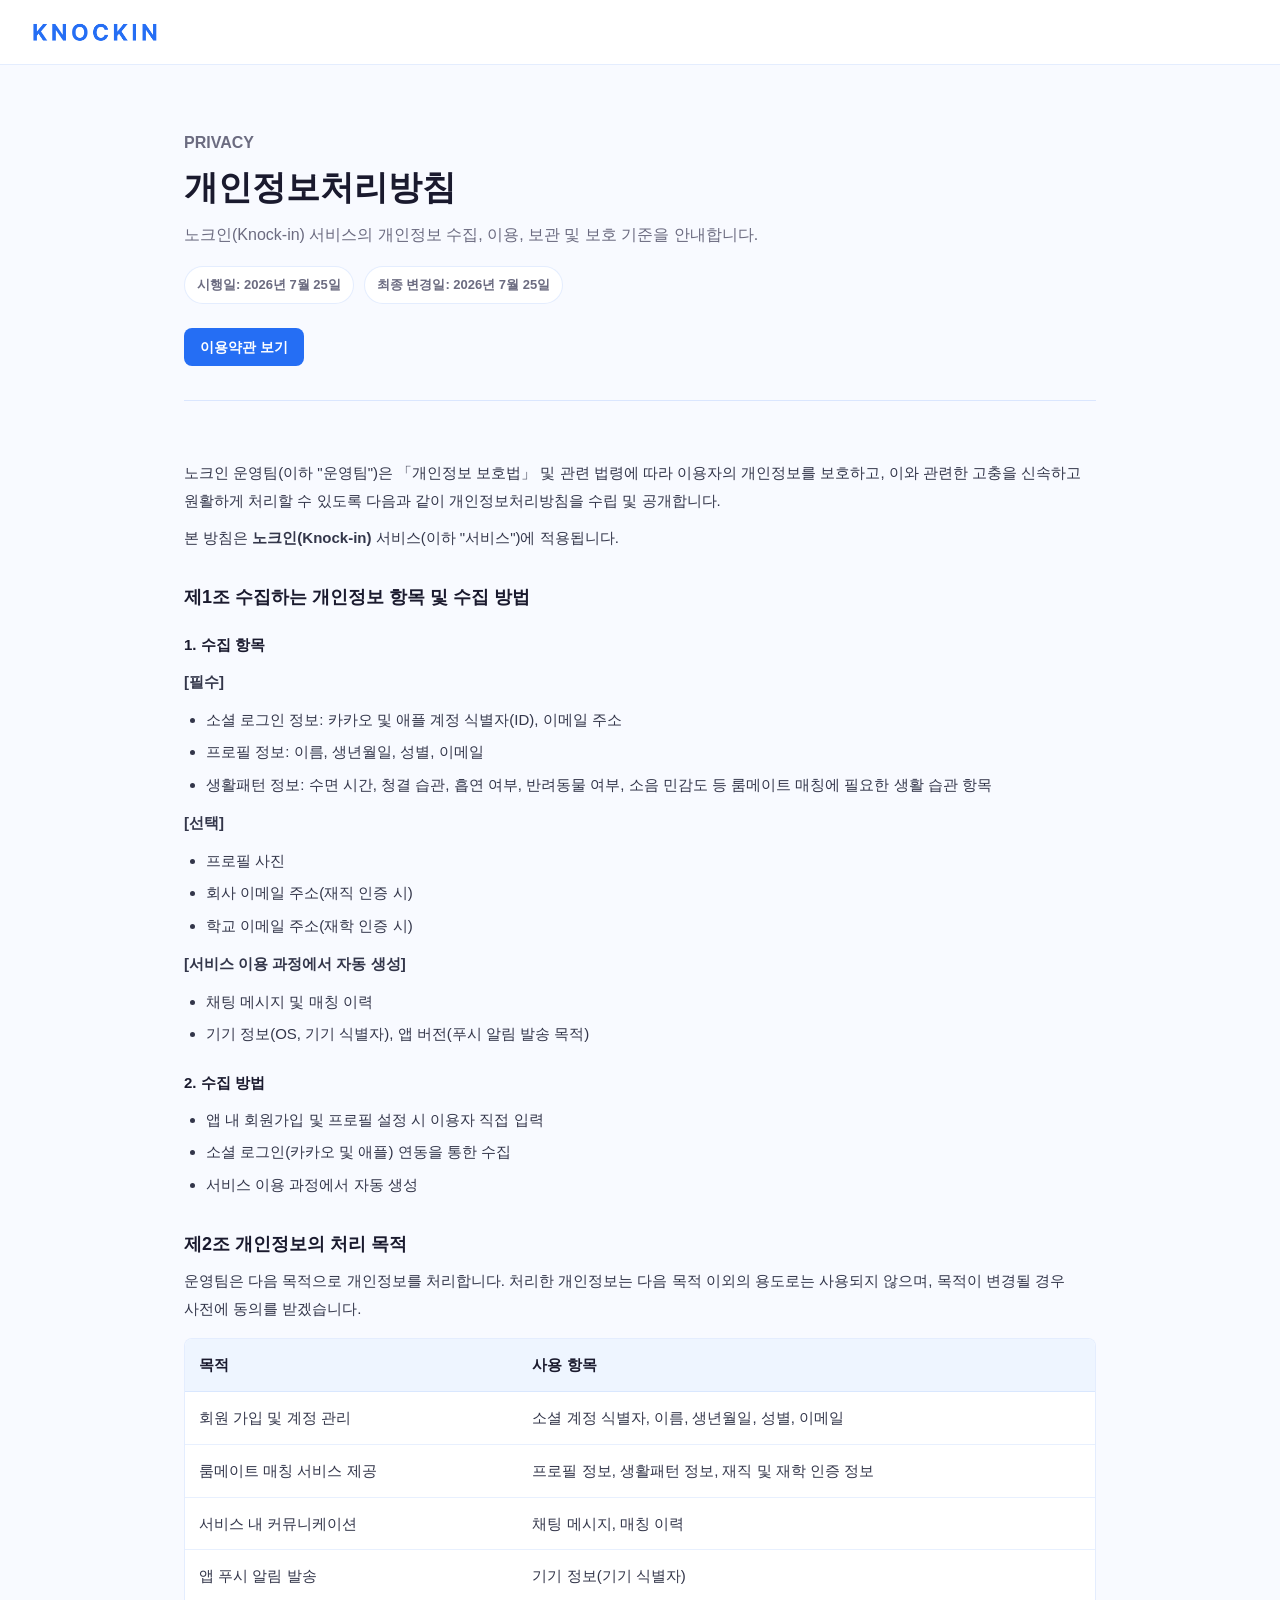
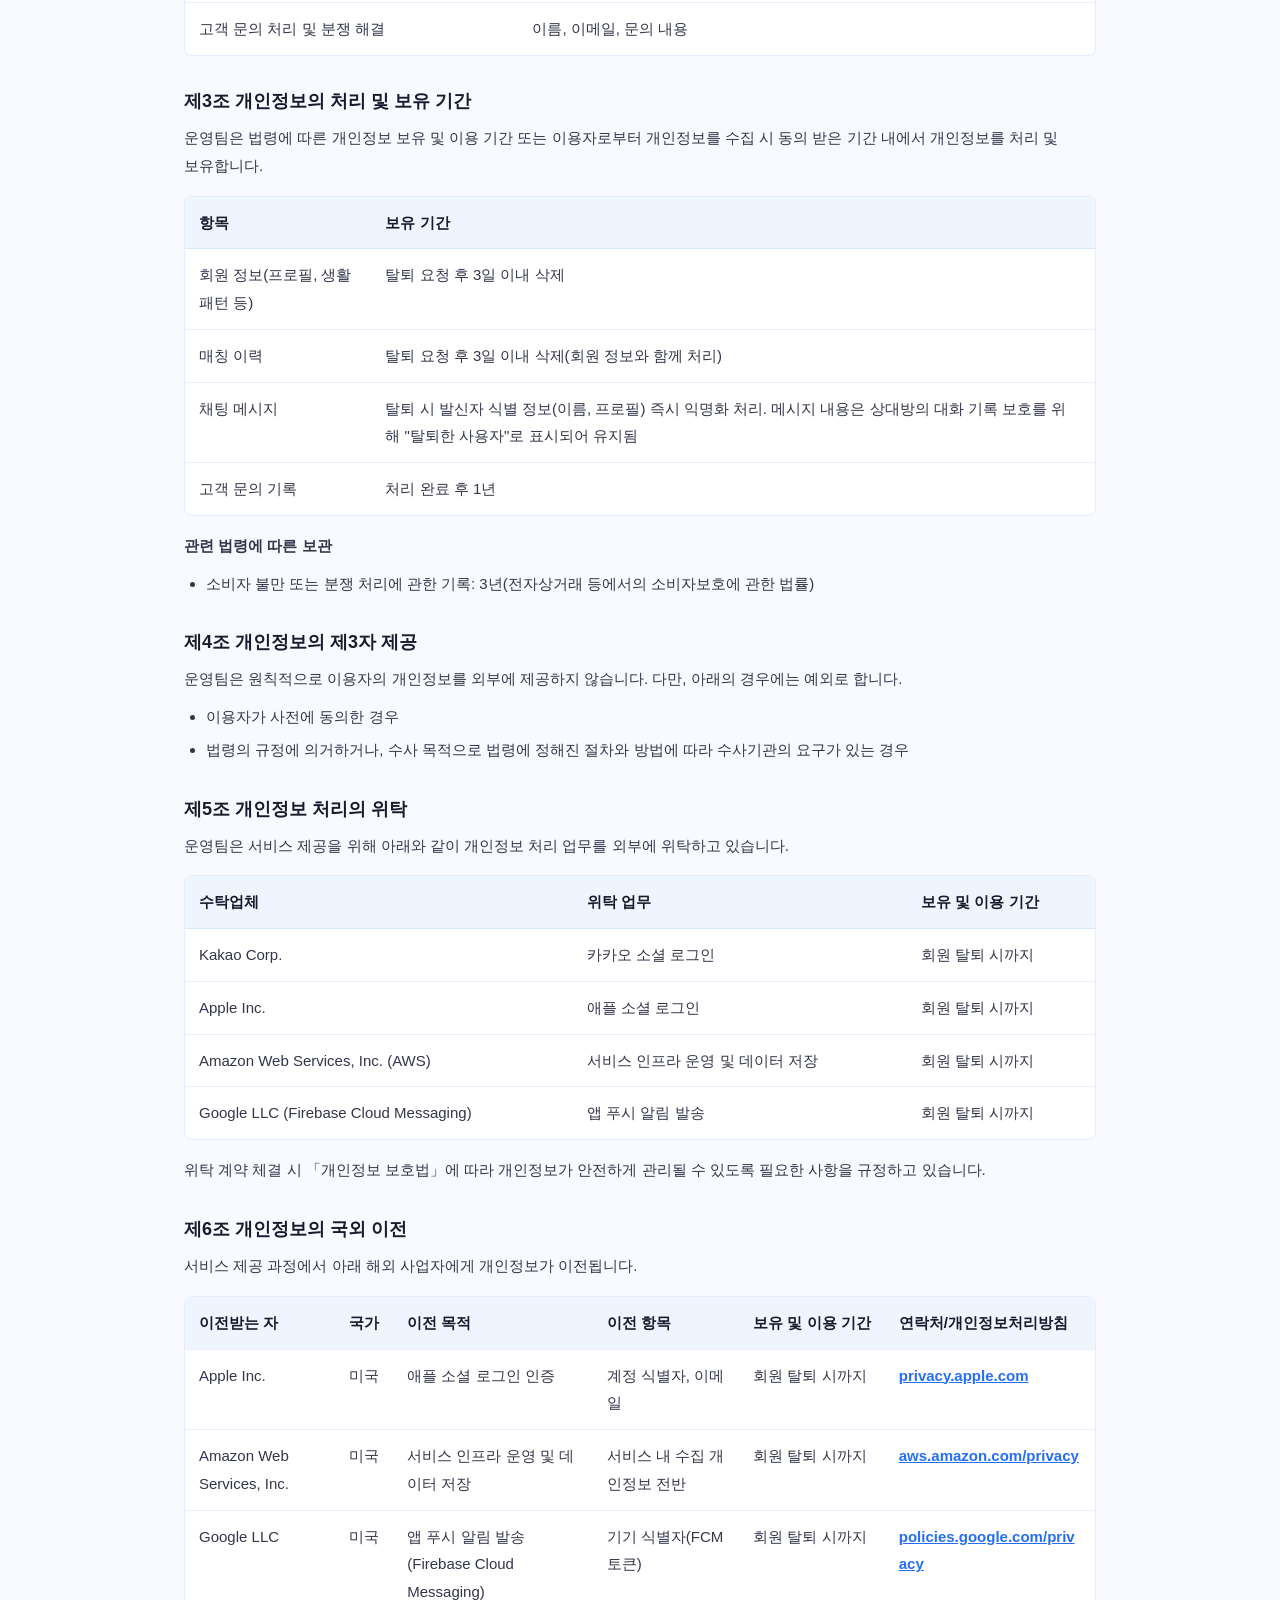
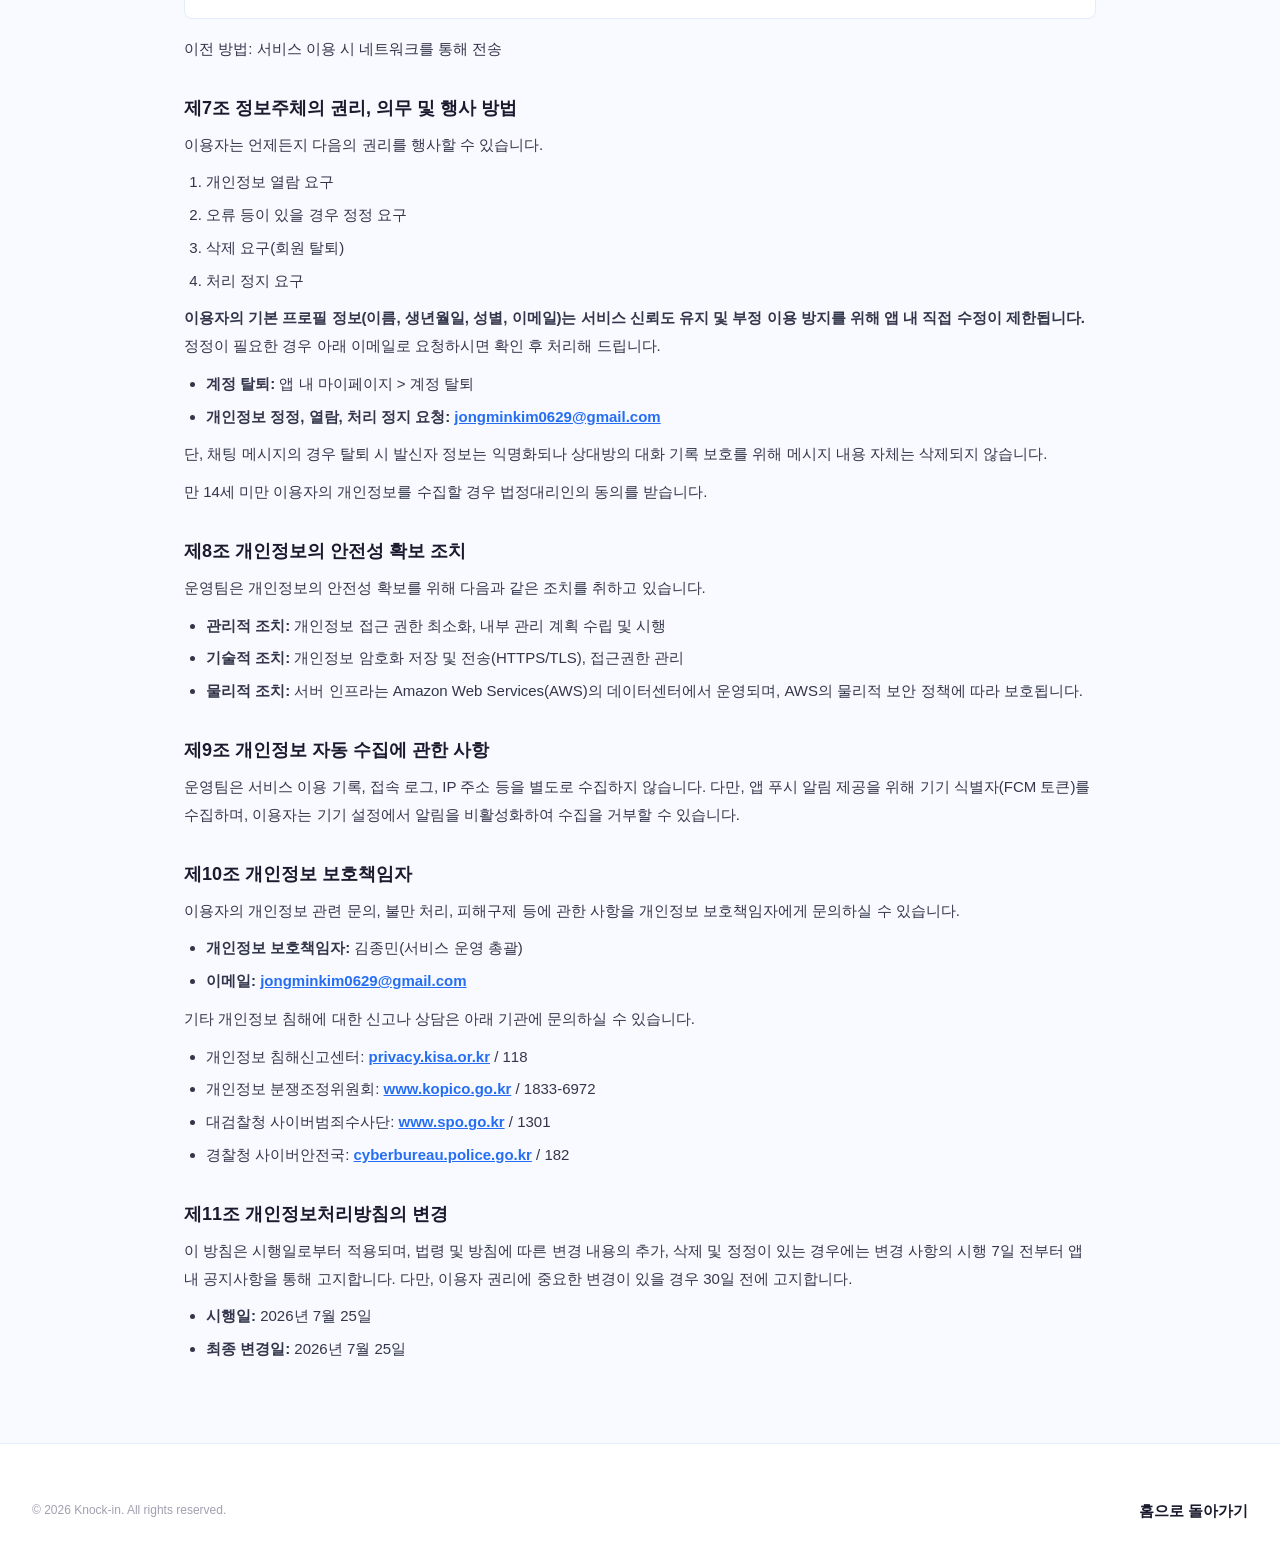
<file: privacy.html>
<!DOCTYPE html>
<html lang="ko">
  <head>
    <meta charset="UTF-8" />
    <meta name="viewport" content="width=device-width, initial-scale=1.0" />
    <title>개인정보처리방침 - 노크인</title>
    <meta name="description" content="노크인 서비스 개인정보처리방침입니다." />
    <meta name="robots" content="index, follow" />
    <meta name="theme-color" content="#256EF4" />
    <link rel="canonical" href="https://knock-in.com/privacy.html" />
    <link rel="icon" href="assets/logo.svg" type="image/svg+xml" />
    <link rel="stylesheet" href="css/style.css" />
  </head>
  <body class="legal-page">
    <nav>
      <a class="nav-logo" href="./index.html" aria-label="노크인 홈">
        <img src="assets/logoText.png" alt="노크인 Knock-in" class="nav-wordmark" />
      </a>
    </nav>

    <main class="legal-shell">
      <header class="legal-hero">
        <p class="section-label">Privacy</p>
        <h1>개인정보처리방침</h1>
        <p>노크인(Knock-in) 서비스의 개인정보 수집, 이용, 보관 및 보호 기준을 안내합니다.</p>
        <div class="legal-meta">
          <span>시행일: 2026년 7월 25일</span>
          <span>최종 변경일: 2026년 7월 25일</span>
        </div>
        <div class="legal-tabs" aria-label="관련 문서">
          <a href="./terms.html" target="_blank" rel="noopener noreferrer">이용약관 보기</a>
        </div>
      </header>

      <article class="legal-doc">
        <p>
          노크인 운영팀(이하 "운영팀")은 「개인정보 보호법」 및 관련 법령에 따라
          이용자의 개인정보를 보호하고, 이와 관련한 고충을 신속하고 원활하게
          처리할 수 있도록 다음과 같이 개인정보처리방침을 수립 및 공개합니다.
        </p>
        <p>본 방침은 <strong>노크인(Knock-in)</strong> 서비스(이하 "서비스")에 적용됩니다.</p>

        <section>
          <h3>제1조 수집하는 개인정보 항목 및 수집 방법</h3>
          <h4>1. 수집 항목</h4>
          <p><strong>[필수]</strong></p>
          <ul>
            <li>소셜 로그인 정보: 카카오 및 애플 계정 식별자(ID), 이메일 주소</li>
            <li>프로필 정보: 이름, 생년월일, 성별, 이메일</li>
            <li>생활패턴 정보: 수면 시간, 청결 습관, 흡연 여부, 반려동물 여부, 소음 민감도 등 룸메이트 매칭에 필요한 생활 습관 항목</li>
          </ul>
          <p><strong>[선택]</strong></p>
          <ul>
            <li>프로필 사진</li>
            <li>회사 이메일 주소(재직 인증 시)</li>
            <li>학교 이메일 주소(재학 인증 시)</li>
          </ul>
          <p><strong>[서비스 이용 과정에서 자동 생성]</strong></p>
          <ul>
            <li>채팅 메시지 및 매칭 이력</li>
            <li>기기 정보(OS, 기기 식별자), 앱 버전(푸시 알림 발송 목적)</li>
          </ul>

          <h4>2. 수집 방법</h4>
          <ul>
            <li>앱 내 회원가입 및 프로필 설정 시 이용자 직접 입력</li>
            <li>소셜 로그인(카카오 및 애플) 연동을 통한 수집</li>
            <li>서비스 이용 과정에서 자동 생성</li>
          </ul>
        </section>

        <section>
          <h3>제2조 개인정보의 처리 목적</h3>
          <p>운영팀은 다음 목적으로 개인정보를 처리합니다. 처리한 개인정보는 다음 목적 이외의 용도로는 사용되지 않으며, 목적이 변경될 경우 사전에 동의를 받겠습니다.</p>
          <div class="legal-table-wrap">
            <table>
              <thead>
                <tr>
                  <th>목적</th>
                  <th>사용 항목</th>
                </tr>
              </thead>
              <tbody>
                <tr><td>회원 가입 및 계정 관리</td><td>소셜 계정 식별자, 이름, 생년월일, 성별, 이메일</td></tr>
                <tr><td>룸메이트 매칭 서비스 제공</td><td>프로필 정보, 생활패턴 정보, 재직 및 재학 인증 정보</td></tr>
                <tr><td>서비스 내 커뮤니케이션</td><td>채팅 메시지, 매칭 이력</td></tr>
                <tr><td>앱 푸시 알림 발송</td><td>기기 정보(기기 식별자)</td></tr>
                <tr><td>고객 문의 처리 및 분쟁 해결</td><td>이름, 이메일, 문의 내용</td></tr>
              </tbody>
            </table>
          </div>
        </section>

        <section>
          <h3>제3조 개인정보의 처리 및 보유 기간</h3>
          <p>운영팀은 법령에 따른 개인정보 보유 및 이용 기간 또는 이용자로부터 개인정보를 수집 시 동의 받은 기간 내에서 개인정보를 처리 및 보유합니다.</p>
          <div class="legal-table-wrap">
            <table>
              <thead>
                <tr>
                  <th>항목</th>
                  <th>보유 기간</th>
                </tr>
              </thead>
              <tbody>
                <tr><td>회원 정보(프로필, 생활패턴 등)</td><td>탈퇴 요청 후 3일 이내 삭제</td></tr>
                <tr><td>매칭 이력</td><td>탈퇴 요청 후 3일 이내 삭제(회원 정보와 함께 처리)</td></tr>
                <tr><td>채팅 메시지</td><td>탈퇴 시 발신자 식별 정보(이름, 프로필) 즉시 익명화 처리. 메시지 내용은 상대방의 대화 기록 보호를 위해 "탈퇴한 사용자"로 표시되어 유지됨</td></tr>
                <tr><td>고객 문의 기록</td><td>처리 완료 후 1년</td></tr>
              </tbody>
            </table>
          </div>
          <p><strong>관련 법령에 따른 보관</strong></p>
          <ul>
            <li>소비자 불만 또는 분쟁 처리에 관한 기록: 3년(전자상거래 등에서의 소비자보호에 관한 법률)</li>
          </ul>
        </section>

        <section>
          <h3>제4조 개인정보의 제3자 제공</h3>
          <p>운영팀은 원칙적으로 이용자의 개인정보를 외부에 제공하지 않습니다. 다만, 아래의 경우에는 예외로 합니다.</p>
          <ul>
            <li>이용자가 사전에 동의한 경우</li>
            <li>법령의 규정에 의거하거나, 수사 목적으로 법령에 정해진 절차와 방법에 따라 수사기관의 요구가 있는 경우</li>
          </ul>
        </section>

        <section>
          <h3>제5조 개인정보 처리의 위탁</h3>
          <p>운영팀은 서비스 제공을 위해 아래와 같이 개인정보 처리 업무를 외부에 위탁하고 있습니다.</p>
          <div class="legal-table-wrap">
            <table>
              <thead>
                <tr>
                  <th>수탁업체</th>
                  <th>위탁 업무</th>
                  <th>보유 및 이용 기간</th>
                </tr>
              </thead>
              <tbody>
                <tr><td>Kakao Corp.</td><td>카카오 소셜 로그인</td><td>회원 탈퇴 시까지</td></tr>
                <tr><td>Apple Inc.</td><td>애플 소셜 로그인</td><td>회원 탈퇴 시까지</td></tr>
                <tr><td>Amazon Web Services, Inc. (AWS)</td><td>서비스 인프라 운영 및 데이터 저장</td><td>회원 탈퇴 시까지</td></tr>
                <tr><td>Google LLC (Firebase Cloud Messaging)</td><td>앱 푸시 알림 발송</td><td>회원 탈퇴 시까지</td></tr>
              </tbody>
            </table>
          </div>
          <p>위탁 계약 체결 시 「개인정보 보호법」에 따라 개인정보가 안전하게 관리될 수 있도록 필요한 사항을 규정하고 있습니다.</p>
        </section>

        <section>
          <h3>제6조 개인정보의 국외 이전</h3>
          <p>서비스 제공 과정에서 아래 해외 사업자에게 개인정보가 이전됩니다.</p>
          <div class="legal-table-wrap">
            <table>
              <thead>
                <tr>
                  <th>이전받는 자</th>
                  <th>국가</th>
                  <th>이전 목적</th>
                  <th>이전 항목</th>
                  <th>보유 및 이용 기간</th>
                  <th>연락처/개인정보처리방침</th>
                </tr>
              </thead>
              <tbody>
                <tr><td>Apple Inc.</td><td>미국</td><td>애플 소셜 로그인 인증</td><td>계정 식별자, 이메일</td><td>회원 탈퇴 시까지</td><td><a href="https://www.apple.com/legal/privacy/ko/">privacy.apple.com</a></td></tr>
                <tr><td>Amazon Web Services, Inc.</td><td>미국</td><td>서비스 인프라 운영 및 데이터 저장</td><td>서비스 내 수집 개인정보 전반</td><td>회원 탈퇴 시까지</td><td><a href="https://aws.amazon.com/ko/privacy/">aws.amazon.com/privacy</a></td></tr>
                <tr><td>Google LLC</td><td>미국</td><td>앱 푸시 알림 발송(Firebase Cloud Messaging)</td><td>기기 식별자(FCM 토큰)</td><td>회원 탈퇴 시까지</td><td><a href="https://policies.google.com/privacy?hl=ko">policies.google.com/privacy</a></td></tr>
              </tbody>
            </table>
          </div>
          <p>이전 방법: 서비스 이용 시 네트워크를 통해 전송</p>
        </section>

        <section>
          <h3>제7조 정보주체의 권리, 의무 및 행사 방법</h3>
          <p>이용자는 언제든지 다음의 권리를 행사할 수 있습니다.</p>
          <ol>
            <li>개인정보 열람 요구</li>
            <li>오류 등이 있을 경우 정정 요구</li>
            <li>삭제 요구(회원 탈퇴)</li>
            <li>처리 정지 요구</li>
          </ol>
          <p><strong>이용자의 기본 프로필 정보(이름, 생년월일, 성별, 이메일)는 서비스 신뢰도 유지 및 부정 이용 방지를 위해 앱 내 직접 수정이 제한됩니다.</strong> 정정이 필요한 경우 아래 이메일로 요청하시면 확인 후 처리해 드립니다.</p>
          <ul>
            <li><strong>계정 탈퇴:</strong> 앱 내 마이페이지 &gt; 계정 탈퇴</li>
            <li><strong>개인정보 정정, 열람, 처리 정지 요청:</strong> <a href="mailto:jongminkim0629@gmail.com">jongminkim0629@gmail.com</a></li>
          </ul>
          <p>단, 채팅 메시지의 경우 탈퇴 시 발신자 정보는 익명화되나 상대방의 대화 기록 보호를 위해 메시지 내용 자체는 삭제되지 않습니다.</p>
          <p>만 14세 미만 이용자의 개인정보를 수집할 경우 법정대리인의 동의를 받습니다.</p>
        </section>

        <section>
          <h3>제8조 개인정보의 안전성 확보 조치</h3>
          <p>운영팀은 개인정보의 안전성 확보를 위해 다음과 같은 조치를 취하고 있습니다.</p>
          <ul>
            <li><strong>관리적 조치:</strong> 개인정보 접근 권한 최소화, 내부 관리 계획 수립 및 시행</li>
            <li><strong>기술적 조치:</strong> 개인정보 암호화 저장 및 전송(HTTPS/TLS), 접근권한 관리</li>
            <li><strong>물리적 조치:</strong> 서버 인프라는 Amazon Web Services(AWS)의 데이터센터에서 운영되며, AWS의 물리적 보안 정책에 따라 보호됩니다.</li>
          </ul>
        </section>

        <section>
          <h3>제9조 개인정보 자동 수집에 관한 사항</h3>
          <p>운영팀은 서비스 이용 기록, 접속 로그, IP 주소 등을 별도로 수집하지 않습니다. 다만, 앱 푸시 알림 제공을 위해 기기 식별자(FCM 토큰)를 수집하며, 이용자는 기기 설정에서 알림을 비활성화하여 수집을 거부할 수 있습니다.</p>
        </section>

        <section>
          <h3>제10조 개인정보 보호책임자</h3>
          <p>이용자의 개인정보 관련 문의, 불만 처리, 피해구제 등에 관한 사항을 개인정보 보호책임자에게 문의하실 수 있습니다.</p>
          <ul>
            <li><strong>개인정보 보호책임자:</strong> 김종민(서비스 운영 총괄)</li>
            <li><strong>이메일:</strong> <a href="mailto:jongminkim0629@gmail.com">jongminkim0629@gmail.com</a></li>
          </ul>
          <p>기타 개인정보 침해에 대한 신고나 상담은 아래 기관에 문의하실 수 있습니다.</p>
          <ul>
            <li>개인정보 침해신고센터: <a href="https://privacy.kisa.or.kr/">privacy.kisa.or.kr</a> / 118</li>
            <li>개인정보 분쟁조정위원회: <a href="https://www.kopico.go.kr/">www.kopico.go.kr</a> / 1833-6972</li>
            <li>대검찰청 사이버범죄수사단: <a href="https://www.spo.go.kr/">www.spo.go.kr</a> / 1301</li>
            <li>경찰청 사이버안전국: <a href="https://cyberbureau.police.go.kr/">cyberbureau.police.go.kr</a> / 182</li>
          </ul>
        </section>

        <section>
          <h3>제11조 개인정보처리방침의 변경</h3>
          <p>이 방침은 시행일로부터 적용되며, 법령 및 방침에 따른 변경 내용의 추가, 삭제 및 정정이 있는 경우에는 변경 사항의 시행 7일 전부터 앱 내 공지사항을 통해 고지합니다. 다만, 이용자 권리에 중요한 변경이 있을 경우 30일 전에 고지합니다.</p>
          <ul>
            <li><strong>시행일:</strong> 2026년 7월 25일</li>
            <li><strong>최종 변경일:</strong> 2026년 7월 25일</li>
          </ul>
        </section>
      </article>
    </main>

    <footer>
      <div class="footer-bottom legal-footer">
        <span class="footer-copy">© 2026 Knock-in. All rights reserved.</span>
        <a href="./index.html">홈으로 돌아가기</a>
      </div>
    </footer>
  </body>
</html>
</file>
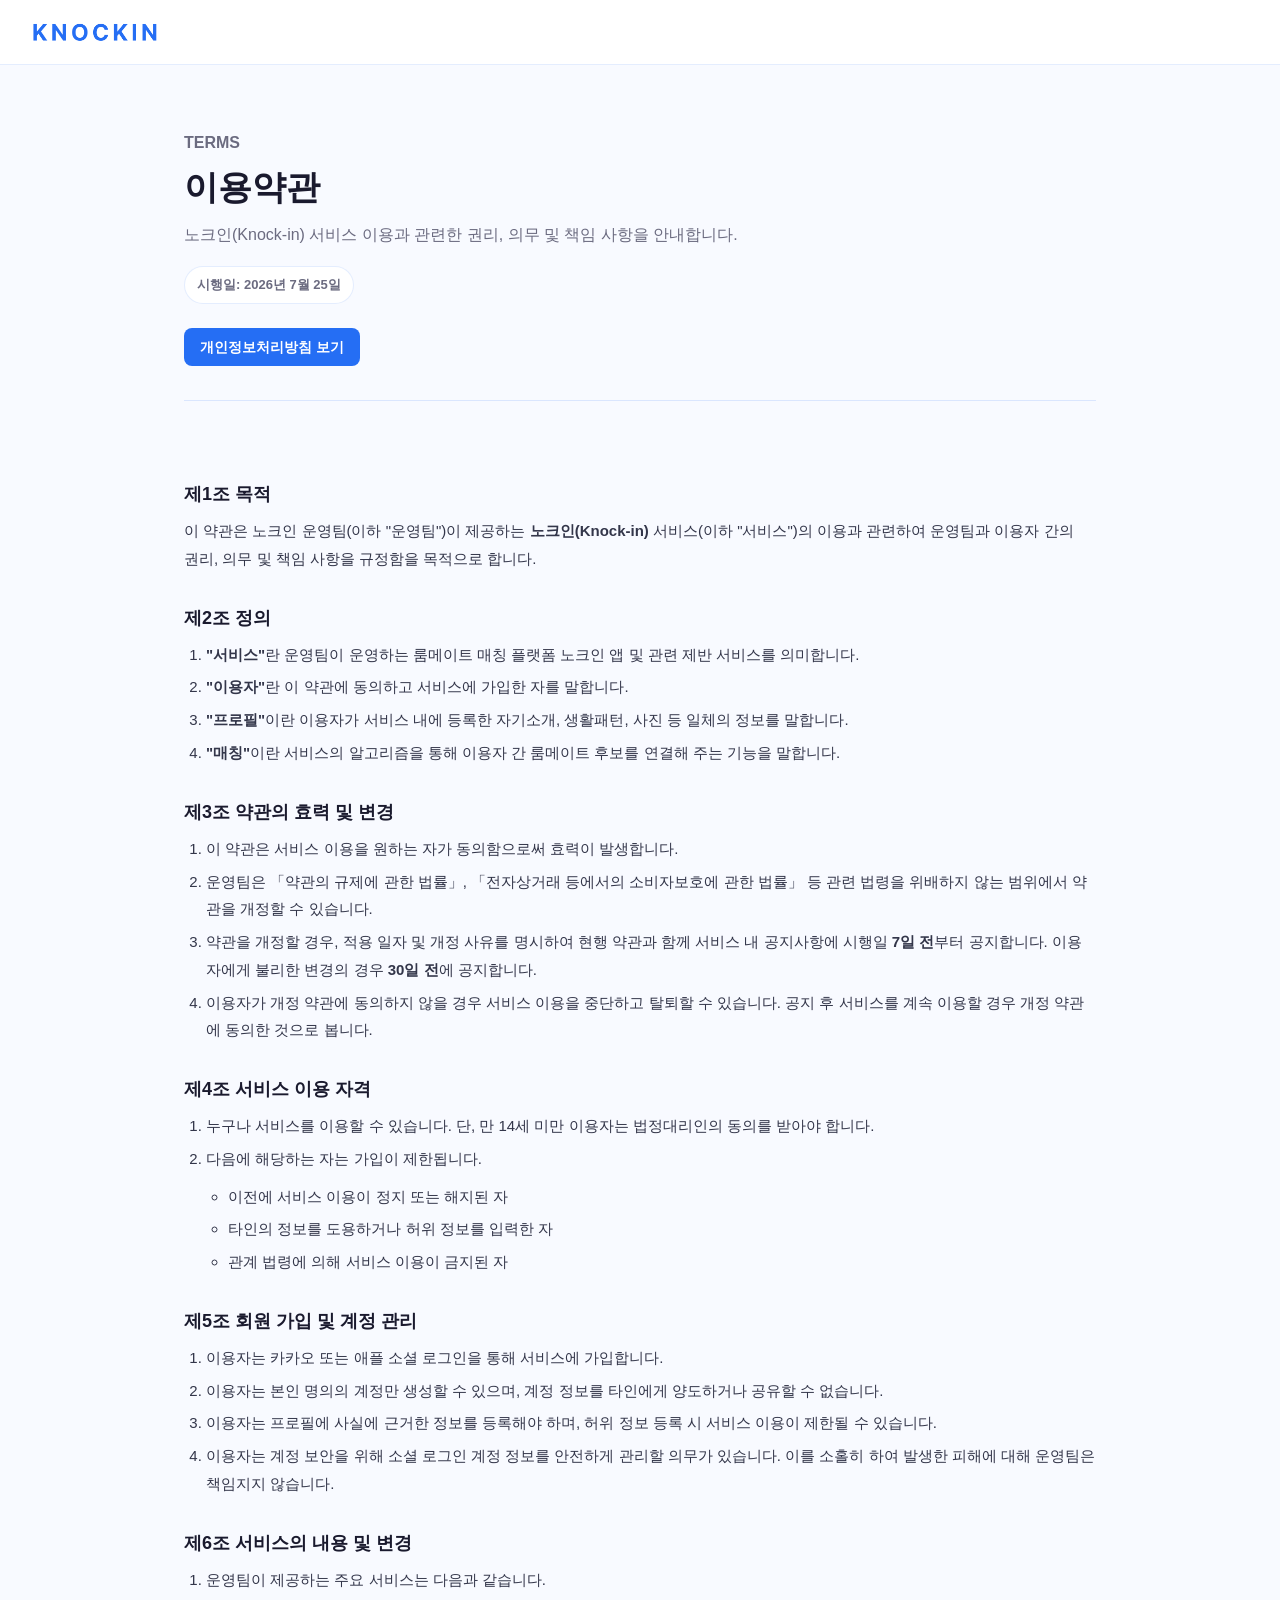
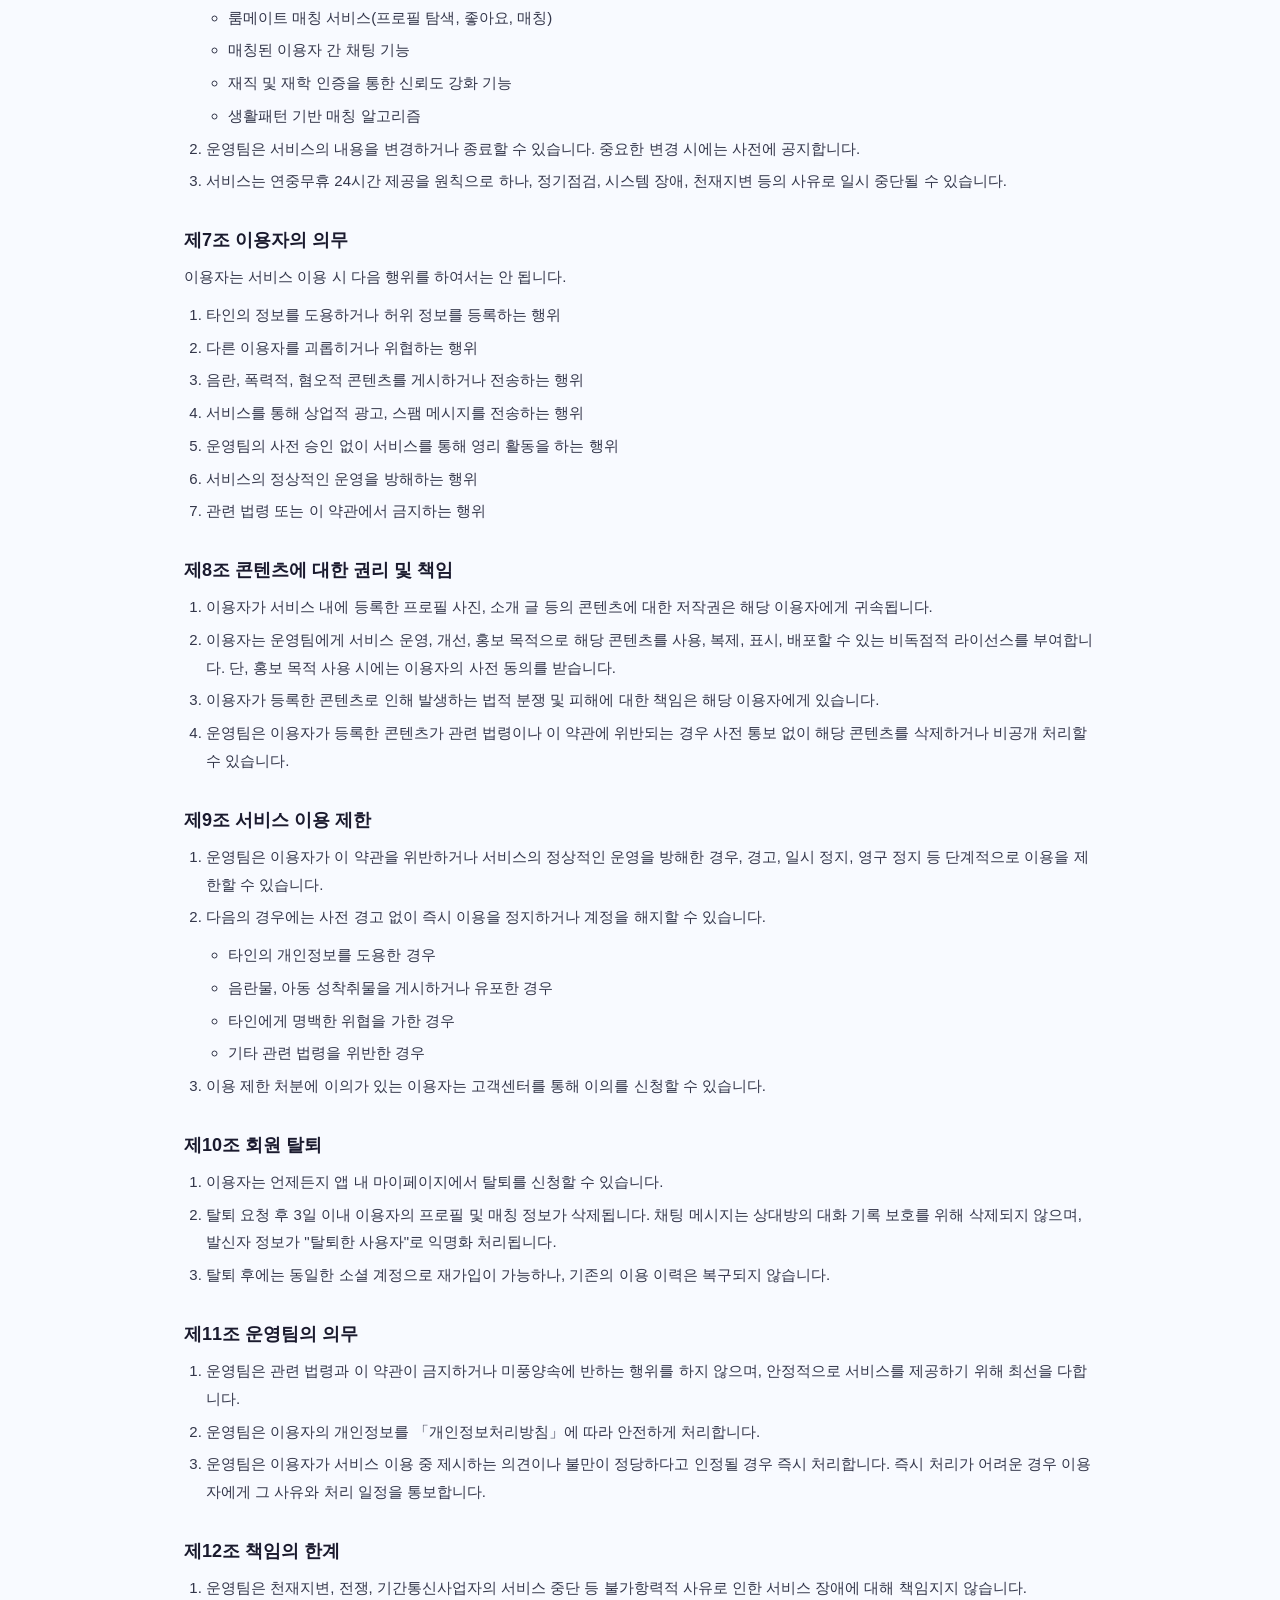
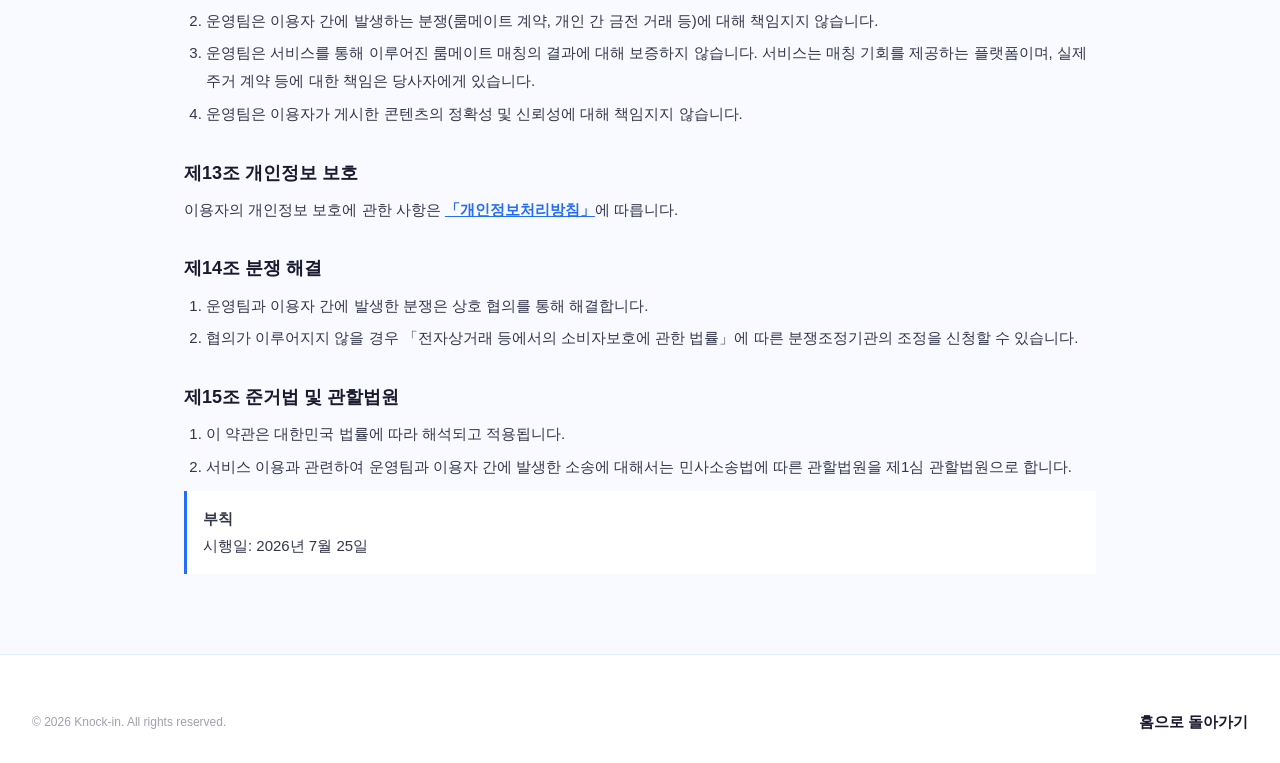
<file: terms.html>
<!DOCTYPE html>
<html lang="ko">
  <head>
    <meta charset="UTF-8" />
    <meta name="viewport" content="width=device-width, initial-scale=1.0" />
    <title>이용약관 - 노크인</title>
    <meta name="description" content="노크인 서비스 이용약관입니다." />
    <meta name="robots" content="index, follow" />
    <meta name="theme-color" content="#256EF4" />
    <link rel="canonical" href="https://knock-in.com/terms.html" />
    <link rel="icon" href="assets/logo.svg" type="image/svg+xml" />
    <link rel="stylesheet" href="css/style.css" />
  </head>
  <body class="legal-page">
    <nav>
      <a class="nav-logo" href="./index.html" aria-label="노크인 홈">
        <img src="assets/logoText.png" alt="노크인 Knock-in" class="nav-wordmark" />
      </a>
    </nav>

    <main class="legal-shell">
      <header class="legal-hero">
        <p class="section-label">Terms</p>
        <h1>이용약관</h1>
        <p>노크인(Knock-in) 서비스 이용과 관련한 권리, 의무 및 책임 사항을 안내합니다.</p>
        <div class="legal-meta">
          <span>시행일: 2026년 7월 25일</span>
        </div>
        <div class="legal-tabs" aria-label="관련 문서">
          <a href="./privacy.html" target="_blank" rel="noopener noreferrer">개인정보처리방침 보기</a>
        </div>
      </header>

      <article class="legal-doc">
        <section>
          <h3>제1조 목적</h3>
          <p>
            이 약관은 노크인 운영팀(이하 "운영팀")이 제공하는
            <strong>노크인(Knock-in)</strong> 서비스(이하 "서비스")의 이용과
            관련하여 운영팀과 이용자 간의 권리, 의무 및 책임 사항을 규정함을
            목적으로 합니다.
          </p>
        </section>

        <section>
          <h3>제2조 정의</h3>
          <ol>
            <li><strong>"서비스"</strong>란 운영팀이 운영하는 룸메이트 매칭 플랫폼 노크인 앱 및 관련 제반 서비스를 의미합니다.</li>
            <li><strong>"이용자"</strong>란 이 약관에 동의하고 서비스에 가입한 자를 말합니다.</li>
            <li><strong>"프로필"</strong>이란 이용자가 서비스 내에 등록한 자기소개, 생활패턴, 사진 등 일체의 정보를 말합니다.</li>
            <li><strong>"매칭"</strong>이란 서비스의 알고리즘을 통해 이용자 간 룸메이트 후보를 연결해 주는 기능을 말합니다.</li>
          </ol>
        </section>

        <section>
          <h3>제3조 약관의 효력 및 변경</h3>
          <ol>
            <li>이 약관은 서비스 이용을 원하는 자가 동의함으로써 효력이 발생합니다.</li>
            <li>운영팀은 「약관의 규제에 관한 법률」, 「전자상거래 등에서의 소비자보호에 관한 법률」 등 관련 법령을 위배하지 않는 범위에서 약관을 개정할 수 있습니다.</li>
            <li>약관을 개정할 경우, 적용 일자 및 개정 사유를 명시하여 현행 약관과 함께 서비스 내 공지사항에 시행일 <strong>7일 전</strong>부터 공지합니다. 이용자에게 불리한 변경의 경우 <strong>30일 전</strong>에 공지합니다.</li>
            <li>이용자가 개정 약관에 동의하지 않을 경우 서비스 이용을 중단하고 탈퇴할 수 있습니다. 공지 후 서비스를 계속 이용할 경우 개정 약관에 동의한 것으로 봅니다.</li>
          </ol>
        </section>

        <section>
          <h3>제4조 서비스 이용 자격</h3>
          <ol>
            <li>누구나 서비스를 이용할 수 있습니다. 단, 만 14세 미만 이용자는 법정대리인의 동의를 받아야 합니다.</li>
            <li>
              다음에 해당하는 자는 가입이 제한됩니다.
              <ul>
                <li>이전에 서비스 이용이 정지 또는 해지된 자</li>
                <li>타인의 정보를 도용하거나 허위 정보를 입력한 자</li>
                <li>관계 법령에 의해 서비스 이용이 금지된 자</li>
              </ul>
            </li>
          </ol>
        </section>

        <section>
          <h3>제5조 회원 가입 및 계정 관리</h3>
          <ol>
            <li>이용자는 카카오 또는 애플 소셜 로그인을 통해 서비스에 가입합니다.</li>
            <li>이용자는 본인 명의의 계정만 생성할 수 있으며, 계정 정보를 타인에게 양도하거나 공유할 수 없습니다.</li>
            <li>이용자는 프로필에 사실에 근거한 정보를 등록해야 하며, 허위 정보 등록 시 서비스 이용이 제한될 수 있습니다.</li>
            <li>이용자는 계정 보안을 위해 소셜 로그인 계정 정보를 안전하게 관리할 의무가 있습니다. 이를 소홀히 하여 발생한 피해에 대해 운영팀은 책임지지 않습니다.</li>
          </ol>
        </section>

        <section>
          <h3>제6조 서비스의 내용 및 변경</h3>
          <ol>
            <li>
              운영팀이 제공하는 주요 서비스는 다음과 같습니다.
              <ul>
                <li>룸메이트 매칭 서비스(프로필 탐색, 좋아요, 매칭)</li>
                <li>매칭된 이용자 간 채팅 기능</li>
                <li>재직 및 재학 인증을 통한 신뢰도 강화 기능</li>
                <li>생활패턴 기반 매칭 알고리즘</li>
              </ul>
            </li>
            <li>운영팀은 서비스의 내용을 변경하거나 종료할 수 있습니다. 중요한 변경 시에는 사전에 공지합니다.</li>
            <li>서비스는 연중무휴 24시간 제공을 원칙으로 하나, 정기점검, 시스템 장애, 천재지변 등의 사유로 일시 중단될 수 있습니다.</li>
          </ol>
        </section>

        <section>
          <h3>제7조 이용자의 의무</h3>
          <p>이용자는 서비스 이용 시 다음 행위를 하여서는 안 됩니다.</p>
          <ol>
            <li>타인의 정보를 도용하거나 허위 정보를 등록하는 행위</li>
            <li>다른 이용자를 괴롭히거나 위협하는 행위</li>
            <li>음란, 폭력적, 혐오적 콘텐츠를 게시하거나 전송하는 행위</li>
            <li>서비스를 통해 상업적 광고, 스팸 메시지를 전송하는 행위</li>
            <li>운영팀의 사전 승인 없이 서비스를 통해 영리 활동을 하는 행위</li>
            <li>서비스의 정상적인 운영을 방해하는 행위</li>
            <li>관련 법령 또는 이 약관에서 금지하는 행위</li>
          </ol>
        </section>

        <section>
          <h3>제8조 콘텐츠에 대한 권리 및 책임</h3>
          <ol>
            <li>이용자가 서비스 내에 등록한 프로필 사진, 소개 글 등의 콘텐츠에 대한 저작권은 해당 이용자에게 귀속됩니다.</li>
            <li>이용자는 운영팀에게 서비스 운영, 개선, 홍보 목적으로 해당 콘텐츠를 사용, 복제, 표시, 배포할 수 있는 비독점적 라이선스를 부여합니다. 단, 홍보 목적 사용 시에는 이용자의 사전 동의를 받습니다.</li>
            <li>이용자가 등록한 콘텐츠로 인해 발생하는 법적 분쟁 및 피해에 대한 책임은 해당 이용자에게 있습니다.</li>
            <li>운영팀은 이용자가 등록한 콘텐츠가 관련 법령이나 이 약관에 위반되는 경우 사전 통보 없이 해당 콘텐츠를 삭제하거나 비공개 처리할 수 있습니다.</li>
          </ol>
        </section>

        <section>
          <h3>제9조 서비스 이용 제한</h3>
          <ol>
            <li>운영팀은 이용자가 이 약관을 위반하거나 서비스의 정상적인 운영을 방해한 경우, 경고, 일시 정지, 영구 정지 등 단계적으로 이용을 제한할 수 있습니다.</li>
            <li>
              다음의 경우에는 사전 경고 없이 즉시 이용을 정지하거나 계정을 해지할 수 있습니다.
              <ul>
                <li>타인의 개인정보를 도용한 경우</li>
                <li>음란물, 아동 성착취물을 게시하거나 유포한 경우</li>
                <li>타인에게 명백한 위협을 가한 경우</li>
                <li>기타 관련 법령을 위반한 경우</li>
              </ul>
            </li>
            <li>이용 제한 처분에 이의가 있는 이용자는 고객센터를 통해 이의를 신청할 수 있습니다.</li>
          </ol>
        </section>

        <section>
          <h3>제10조 회원 탈퇴</h3>
          <ol>
            <li>이용자는 언제든지 앱 내 마이페이지에서 탈퇴를 신청할 수 있습니다.</li>
            <li>탈퇴 요청 후 3일 이내 이용자의 프로필 및 매칭 정보가 삭제됩니다. 채팅 메시지는 상대방의 대화 기록 보호를 위해 삭제되지 않으며, 발신자 정보가 "탈퇴한 사용자"로 익명화 처리됩니다.</li>
            <li>탈퇴 후에는 동일한 소셜 계정으로 재가입이 가능하나, 기존의 이용 이력은 복구되지 않습니다.</li>
          </ol>
        </section>

        <section>
          <h3>제11조 운영팀의 의무</h3>
          <ol>
            <li>운영팀은 관련 법령과 이 약관이 금지하거나 미풍양속에 반하는 행위를 하지 않으며, 안정적으로 서비스를 제공하기 위해 최선을 다합니다.</li>
            <li>운영팀은 이용자의 개인정보를 「개인정보처리방침」에 따라 안전하게 처리합니다.</li>
            <li>운영팀은 이용자가 서비스 이용 중 제시하는 의견이나 불만이 정당하다고 인정될 경우 즉시 처리합니다. 즉시 처리가 어려운 경우 이용자에게 그 사유와 처리 일정을 통보합니다.</li>
          </ol>
        </section>

        <section>
          <h3>제12조 책임의 한계</h3>
          <ol>
            <li>운영팀은 천재지변, 전쟁, 기간통신사업자의 서비스 중단 등 불가항력적 사유로 인한 서비스 장애에 대해 책임지지 않습니다.</li>
            <li>운영팀은 이용자 간에 발생하는 분쟁(룸메이트 계약, 개인 간 금전 거래 등)에 대해 책임지지 않습니다.</li>
            <li>운영팀은 서비스를 통해 이루어진 룸메이트 매칭의 결과에 대해 보증하지 않습니다. 서비스는 매칭 기회를 제공하는 플랫폼이며, 실제 주거 계약 등에 대한 책임은 당사자에게 있습니다.</li>
            <li>운영팀은 이용자가 게시한 콘텐츠의 정확성 및 신뢰성에 대해 책임지지 않습니다.</li>
          </ol>
        </section>

        <section>
          <h3>제13조 개인정보 보호</h3>
          <p>이용자의 개인정보 보호에 관한 사항은 <a href="./privacy.html" target="_blank" rel="noopener noreferrer">「개인정보처리방침」</a>에 따릅니다.</p>
        </section>

        <section>
          <h3>제14조 분쟁 해결</h3>
          <ol>
            <li>운영팀과 이용자 간에 발생한 분쟁은 상호 협의를 통해 해결합니다.</li>
            <li>협의가 이루어지지 않을 경우 「전자상거래 등에서의 소비자보호에 관한 법률」에 따른 분쟁조정기관의 조정을 신청할 수 있습니다.</li>
          </ol>
        </section>

        <section>
          <h3>제15조 준거법 및 관할법원</h3>
          <ol>
            <li>이 약관은 대한민국 법률에 따라 해석되고 적용됩니다.</li>
            <li>서비스 이용과 관련하여 운영팀과 이용자 간에 발생한 소송에 대해서는 민사소송법에 따른 관할법원을 제1심 관할법원으로 합니다.</li>
          </ol>
        </section>

        <p class="legal-effective"><strong>부칙</strong><br />시행일: 2026년 7월 25일</p>
      </article>
    </main>

    <footer>
      <div class="footer-bottom legal-footer">
        <span class="footer-copy">© 2026 Knock-in. All rights reserved.</span>
        <a href="./index.html">홈으로 돌아가기</a>
      </div>
    </footer>
  </body>
</html>
</file>
<file: css/style.css>
/* ============================================
   노크인 랜딩페이지 스타일시트
   ============================================ */

*, *::before, *::after { box-sizing: border-box; margin: 0; padding: 0; }

:root {
  --primary: #256EF4;
  --primary-light: #EAF2FF;
  --primary-mid: #5B9BFF;
  --text-main: #1A1A2E;
  --text-sub: #6B6B80;
  --text-muted: #A0A0B0;
  --bg: #ffffff;
  --bg-section: #F7F7FC;
  --border: rgba(37, 110, 244, 0.12);
  --radius: 16px;
  --radius-sm: 10px;
}

html {
  scroll-behavior: smooth;
  overflow-x: hidden;
}

body {
  font-family: -apple-system, 'Apple SD Gothic Neo', 'Pretendard', 'Noto Sans KR', sans-serif;
  background: var(--bg);
  color: var(--text-main);
  font-size: 15px;
  line-height: 1.7;
  -webkit-font-smoothing: antialiased;
  overflow-x: hidden;
}

/* ============================================
   NAV
   ============================================ */
nav {
  display: flex;
  align-items: center;
  justify-content: space-between;
  padding: 18px 32px;
  border-bottom: 0.5px solid var(--border);
  background: var(--bg);
  position: sticky;
  top: 0;
  z-index: 100;
}

.nav-logo {
  display: flex;
  align-items: center;
  gap: 10px;
  min-width: 0;
}

.nav-logo svg {
  width: 36px;
  height: 36px;
  flex-shrink: 0;
}

.nav-wordmark {
  display: block;
  width: auto;
  height: 28px;
  object-fit: contain;
  flex-shrink: 0;
}

.nav-cta {
  background: var(--primary);
  color: white;
  border: none;
  padding: 9px 20px;
  border-radius: 8px;
  font-size: 14px;
  font-weight: 500;
  cursor: pointer;
  transition: opacity 0.2s;
  text-decoration: none;
}

.nav-cta:hover { opacity: 0.85; }

/* ============================================
   HERO
   ============================================ */
.hero {
  padding: 80px 40px 70px;
  text-align: center;
  background: linear-gradient(160deg, #ffffff 0%, #F5F9FF 60%, #EAF2FF 100%);
}

.hero-badge {
  display: inline-flex;
  align-items: center;
  gap: 6px;
  background: var(--primary-light);
  color: var(--primary);
  font-size: 12px;
  font-weight: 600;
  padding: 5px 13px;
  border-radius: 20px;
  margin-bottom: 24px;
  letter-spacing: 0;
}

.hero h1 {
  font-size: 46px;
  font-weight: 800;
  line-height: 1.15;
  color: var(--text-main);
  letter-spacing: 0;
  margin-bottom: 20px;
}

.hero h1 em {
  color: var(--primary);
  font-style: normal;
}

.hero-sub {
  font-size: 17px;
  color: var(--text-sub);
  max-width: 480px;
  margin: 0 auto 36px;
  line-height: 1.7;
}

.hero-actions {
  display: flex;
  align-items: center;
  justify-content: center;
  gap: 12px;
  flex-wrap: wrap;
}

.btn-primary {
  background: var(--primary);
  color: white;
  border: none;
  padding: 14px 28px;
  border-radius: 12px;
  font-size: 15px;
  font-weight: 600;
  cursor: pointer;
  display: inline-flex;
  align-items: center;
  gap: 8px;
  transition: transform 0.15s, opacity 0.2s;
  text-decoration: none;
}

.btn-primary:hover { opacity: 0.88; transform: translateY(-1px); }

.btn-outline {
  background: transparent;
  color: var(--primary);
  border: 1.5px solid var(--primary);
  padding: 13px 28px;
  border-radius: 12px;
  font-size: 15px;
  font-weight: 600;
  cursor: pointer;
  transition: background 0.15s;
  text-decoration: none;
}

.btn-outline:hover { background: var(--primary-light); }

/* hero phone mockups */
.hero-phones {
  display: flex;
  justify-content: center;
  gap: 16px;
  margin-top: 52px;
  align-items: flex-end;
  perspective: 900px;
}

.phone-mockup {
  width: 130px;
  height: 240px;
  border-radius: 22px;
  border: 2px solid var(--border);
  background: var(--bg);
  overflow: hidden;
  flex-shrink: 0;
  box-shadow: 0 8px 32px rgba(37, 110, 244, 0.08);
  animation: phoneFloat 5.6s ease-in-out infinite;
}

.phone-mockup.main {
  width: 150px;
  height: 272px;
  transform: translateY(-16px);
  animation-delay: -1.6s;
}

.phone-mockup:nth-child(1) {
  transform: rotate(-2deg);
}

.phone-mockup:nth-child(3) {
  transform: rotate(2deg);
  animation-delay: -3.2s;
}

.phone-screen { width: 100%; height: 100%; padding: 14px 10px; }
.ps-header { font-size: 9px; font-weight: 700; color: var(--primary); margin-bottom: 8px; }
.ps-card { background: var(--bg-section); border-radius: 10px; padding: 8px; margin-bottom: 6px; }
.ps-row { display: flex; align-items: center; gap: 6px; }
.ps-avatar { width: 24px; height: 24px; border-radius: 50%; background: var(--primary); flex-shrink: 0; }
.ps-avatar.a2 { background: #5B9BFF; }
.ps-avatar.a3 { background: #9EC5FF; }
.ps-name { font-size: 8px; font-weight: 600; color: var(--text-main); display: flex; align-items: center; gap: 4px; }
.ps-tag { font-size: 7px; background: var(--primary-light); color: var(--primary); padding: 1px 5px; border-radius: 4px; display: inline-block; margin-top: 2px; }
.ps-match { font-size: 8px; font-weight: 700; color: var(--primary); margin-left: auto; flex-shrink: 0; }
.ps-badge-school { font-size: 7px; background: #FFF3CD; color: #856404; padding: 1px 4px; border-radius: 3px; }
.ps-badge-company { font-size: 7px; background: #e8f4e8; color: #2d6e2d; padding: 1px 4px; border-radius: 3px; }
.ps-room-card { background: var(--bg-section); border-radius: 8px; padding: 6px; margin-bottom: 5px; }
.ps-room-thumb { width: 100%; height: 44px; background: linear-gradient(135deg, #CFE1FF 0%, #9EC5FF 100%); border-radius: 5px; margin-bottom: 4px; }
.ps-room-title { font-size: 7px; font-weight: 700; color: var(--text-main); margin-bottom: 1px; }
.ps-room-price { font-size: 6px; color: var(--primary); font-weight: 600; }
.ps-room-meta { font-size: 6px; color: var(--text-sub); }
.ps-chat-in { background: var(--bg-section); color: var(--text-main); padding: 4px 7px; border-radius: 7px; font-size: 7px; margin-bottom: 4px; max-width: 82%; }
.ps-chat-out { background: var(--primary); color: white; padding: 4px 7px; border-radius: 7px; font-size: 7px; margin-bottom: 4px; max-width: 82%; margin-left: auto; display: block; }
.ps-cta-btn { background: var(--primary); color: white; border-radius: 8px; text-align: center; padding: 6px; font-size: 8px; font-weight: 700; margin-top: 8px; }

.phone-screen {
  background: #fff;
  color: #1f1f25;
}

.mini-status,
.ss-status {
  color: #8a8a8a;
  font-size: 7px;
  font-weight: 700;
  line-height: 1;
  margin-bottom: 8px;
}

.ps-title-row,
.ps-chat-top {
  display: flex;
  align-items: center;
  justify-content: space-between;
  gap: 5px;
  margin-bottom: 8px;
}

.ps-title-row strong {
  color: #17171a;
  font-size: 13px;
  font-weight: 900;
}

.ps-title-row i,
.ps-chat-top i {
  color: #565656;
  font-size: 11px;
}

.ps-tabs {
  display: grid;
  grid-template-columns: 1fr 1fr;
  color: #8d8a85;
  font-size: 7px;
  font-weight: 800;
  text-align: center;
  border-bottom: 1px solid #ecebe7;
  margin: 0 -10px 8px;
}

.ps-tabs span {
  padding-bottom: 5px;
}

.ps-tabs .active {
  color: #1f1f25;
  border-bottom: 1.5px solid #1f1f25;
}

.ps-search {
  background: #f3f1eb;
  color: #8a8782;
  border-radius: 999px;
  padding: 5px 7px;
  font-size: 7px;
  font-weight: 700;
  text-align: left;
  margin-bottom: 6px;
}

.ps-chip-row,
.ps-tag-row {
  display: flex;
  flex-wrap: wrap;
  gap: 4px;
  margin-bottom: 7px;
}

.ps-chip-row span {
  border: 1px solid #d2d0cc;
  border-radius: 999px;
  color: #615f5b;
  font-size: 6px;
  font-weight: 800;
  padding: 2px 6px;
}

.ps-room-list-card,
.ps-match-list-card {
  background: #f4f3ee;
  border-radius: 12px;
  overflow: hidden;
  margin-bottom: 7px;
}

.ps-room-image {
  position: relative;
  height: 54px;
  background:
    linear-gradient(180deg, rgba(255,255,255,.55), rgba(255,255,255,.1)),
    #dedbd2;
  display: flex;
  align-items: center;
  justify-content: center;
  color: #817f79;
  font-size: 7px;
  font-weight: 800;
  overflow: hidden;
}

.ps-room-image span {
  position: absolute;
  top: 6px;
  left: 6px;
  background: var(--primary);
  color: #fff;
  border-radius: 4px;
  padding: 1px 5px;
}

.ps-room-image i {
  position: absolute;
  top: 6px;
  right: 6px;
  color: #fff;
  font-size: 12px;
}

.ps-room-image .illus-plant,
.ss-listing-img .illus-plant {
  transform-origin: bottom center;
}

.room-illus::before {
  content: "";
  position: absolute;
  inset: auto 0 0;
  height: 30%;
  background: rgba(255,255,255,.48);
}

.room-illus::after {
  content: "";
  position: absolute;
  right: 16%;
  bottom: 15%;
  width: 18%;
  height: 34%;
  border-radius: 999px 999px 4px 4px;
  background: #256EF4;
  opacity: .75;
}

.illus-window,
.illus-bed,
.illus-plant,
.illus-sofa,
.illus-lamp {
  position: absolute;
  display: block;
}

.illus-window {
  left: 15%;
  top: 24%;
  width: 24%;
  height: 25%;
  border-radius: 5px;
  background: #fff;
  box-shadow: inset 0 -7px 0 #d8f3ee;
}

.illus-bed {
  left: 17%;
  bottom: 14%;
  width: 48%;
  height: 20%;
  border-radius: 8px 8px 5px 5px;
  background: #9EC5FF;
  box-shadow: 8px -7px 0 -3px #f7f0dd;
}

.illus-plant {
  right: 14%;
  bottom: 14%;
  width: 9%;
  height: 18%;
  border-radius: 0 0 5px 5px;
  background: #76c9ad;
}

.illus-plant::before,
.illus-plant::after {
  content: "";
  position: absolute;
  bottom: 55%;
  width: 12px;
  height: 8px;
  border-radius: 999px;
  background: #62b99d;
}

.illus-plant::before {
  right: 35%;
  transform: rotate(-28deg);
}

.illus-plant::after {
  left: 35%;
  transform: rotate(28deg);
}

.illus-sofa {
  left: 16%;
  bottom: 15%;
  width: 50%;
  height: 22%;
  border-radius: 10px 10px 6px 6px;
  background: #c6d2f8;
  box-shadow: -8px 4px 0 -3px #256EF4;
}

.illus-lamp {
  right: 16%;
  top: 24%;
  width: 10%;
  height: 34%;
  border-radius: 5px;
  background: #f3d59a;
}

.illus-lamp::before {
  content: "";
  position: absolute;
  left: -80%;
  top: -2px;
  width: 260%;
  height: 40%;
  border-radius: 999px 999px 4px 4px;
  background: #fff2d4;
}

.ps-room-body {
  padding: 7px;
  text-align: left;
}

.ps-room-body strong {
  display: block;
  color: #1f1f25;
  font-size: 7px;
  font-weight: 900;
}

.ps-room-body p,
.ps-room-body small {
  display: block;
  margin-top: 2px;
  color: #5f5d58;
  font-size: 6px;
  line-height: 1.25;
}

.ps-match-list-card {
  padding: 7px;
  text-align: left;
}

.ps-match-list-card.ghost {
  opacity: .75;
}

.ps-match-head {
  display: flex;
  align-items: center;
  gap: 5px;
  margin-bottom: 6px;
}

.ps-avatar {
  display: inline-flex;
  align-items: center;
  justify-content: center;
  color: var(--primary);
  font-size: 9px;
  font-weight: 900;
  background: #EAF2FF;
}

.ps-avatar.mint { background: #dcf6ee; color: #11664e; }
.ps-avatar.peach { background: #fff0e8; color: #8b3a22; }

.ps-match-head strong {
  display: block;
  color: #1f1f25;
  font-size: 7px;
  font-weight: 900;
}

.ps-match-head span {
  display: inline-block;
  margin-top: 2px;
  background: #EAF2FF;
  color: var(--primary);
  border-radius: 5px;
  padding: 1px 4px;
  font-size: 6px;
  font-weight: 800;
}

.ps-match-head i {
  margin-left: auto;
  color: #d1d1d1;
  font-size: 11px;
}

.ps-info-box {
  display: grid;
  grid-template-columns: 1fr auto;
  gap: 3px;
  background: #fff;
  border-radius: 7px;
  padding: 6px;
  color: #8a8782;
  font-size: 6px;
}

.ps-info-box b {
  color: #222;
  font-weight: 900;
}

.ps-tag-row span {
  background: #eaf7f1;
  color: #18735b;
  border-radius: 999px;
  padding: 2px 5px;
  font-size: 5.5px;
  font-weight: 800;
}

.ps-score-row {
  display: grid;
  grid-template-columns: auto 1fr auto;
  align-items: center;
  gap: 5px;
  color: #817f79;
  font-size: 6px;
  font-weight: 800;
}

.ps-score-row b {
  height: 3px;
  border-radius: 999px;
  background: linear-gradient(90deg, var(--primary) 78%, #d8d7d2 78%);
}

.ps-score-row em {
  color: var(--primary);
  font-style: normal;
  font-weight: 900;
}

.ps-chat-top {
  justify-content: flex-start;
  border-bottom: 1px solid #eee;
  padding-bottom: 7px;
}

.ps-chat-top strong {
  font-size: 9px;
  font-weight: 900;
}

.ps-chat-top em {
  color: var(--primary);
  background: #EAF2FF;
  border-radius: 5px;
  padding: 1px 4px;
  font-size: 6px;
  font-style: normal;
  font-weight: 900;
}

.ps-confirm {
  background: #EAF2FF;
  color: var(--primary);
  font-size: 7px;
  font-weight: 900;
  padding: 6px;
  text-align: center;
  margin: 0 -10px 8px;
}

.ps-proposal {
  border: 1px solid var(--primary);
  border-radius: 10px;
  overflow: hidden;
  margin-top: 7px;
  text-align: left;
  font-size: 6px;
}

.ps-proposal strong {
  display: block;
  background: var(--primary);
  color: #fff;
  padding: 5px 7px;
}

.ps-proposal p {
  color: var(--primary);
  padding: 6px 7px 3px;
  font-weight: 800;
}

.ps-proposal div {
  display: grid;
  grid-template-columns: 1fr 1fr;
  gap: 4px;
  padding: 4px 7px 7px;
}

.ps-proposal span {
  border: 1px solid #d1d1d1;
  border-radius: 6px;
  text-align: center;
  padding: 3px;
  font-weight: 800;
}

.ps-proposal span:first-child {
  background: var(--primary);
  border-color: var(--primary);
  color: #fff;
}

/* ============================================
   SECTIONS (공통)
   ============================================ */
.section { padding: 72px 40px; }
.section-alt { background: var(--bg-section); }

.section-label {
  font-size: 12px;
  font-weight: 700;
  color: var(--primary);
  letter-spacing: 0;
  text-transform: uppercase;
  margin-bottom: 10px;
}

.section-title {
  font-size: 30px;
  font-weight: 800;
  letter-spacing: 0;
  color: var(--text-main);
  margin-bottom: 12px;
  line-height: 1.25;
}

.section-sub {
  font-size: 16px;
  color: var(--text-sub);
  max-width: 480px;
  line-height: 1.65;
  word-break: keep-all;
}

/* ============================================
   FEATURES
   ============================================ */
.features-grid {
  display: grid;
  grid-template-columns: repeat(3, minmax(0, 1fr));
  gap: 16px;
  margin-top: 40px;
}

.feature-card {
  background: var(--bg);
  border: 0.5px solid var(--border);
  border-radius: var(--radius);
  padding: 24px 20px;
  transition: border-color 0.2s, transform 0.2s;
}

.feature-card:hover {
  border-color: var(--primary);
  transform: translateY(-2px);
}

.feature-icon {
  width: 44px;
  height: 44px;
  border-radius: 12px;
  background: var(--primary-light);
  color: var(--primary);
  display: flex;
  align-items: center;
  justify-content: center;
  font-size: 20px;
  margin-bottom: 14px;
}

.feature-title { font-size: 15px; font-weight: 700; margin-bottom: 6px; color: var(--text-main); }
.feature-desc { font-size: 13px; color: var(--text-sub); line-height: 1.6; }

/* ============================================
   SCREENSHOTS
   ============================================ */
.screenshots-grid {
  display: grid;
  grid-template-columns: repeat(4, minmax(0, 1fr));
  gap: 16px;
  margin-top: 44px;
}

.ss-item {
  min-width: 0;
  text-align: center;
}

.ss-phone {
  width: 100%;
  aspect-ratio: 9 / 16;
  max-height: 280px;
  border-radius: 20px;
  border: 1.5px solid var(--border);
  background: var(--bg);
  overflow: hidden;
  margin-bottom: 10px;
  box-shadow: 0 4px 20px rgba(37, 110, 244, 0.07);
}

.ss-label { font-size: 12px; color: var(--text-sub); font-weight: 500; }
.ss-content { width: 100%; height: 100%; padding: 14px 10px; }
.ss-topbar { display: flex; justify-content: space-between; align-items: center; margin-bottom: 10px; }
.ss-page-title { font-size: 9px; font-weight: 700; color: var(--text-main); }
.ss-match-card { background: var(--bg-section); border-radius: 8px; padding: 6px; margin-bottom: 5px; display: flex; align-items: center; gap: 5px; }
.ss-m-avatar { width: 26px; height: 26px; border-radius: 50%; background: var(--primary-mid); flex-shrink: 0; }
.ss-m-name { font-size: 7px; font-weight: 700; color: var(--text-main); }
.ss-m-sub { font-size: 6px; color: var(--text-sub); }
.ss-m-pct { font-size: 8px; font-weight: 700; color: var(--primary); margin-left: auto; flex-shrink: 0; }
.ss-tags { display: flex; flex-wrap: wrap; gap: 2px; margin-top: 2px; }
.ss-tag-pill { font-size: 6px; padding: 1px 4px; background: var(--primary-light); color: var(--primary); border-radius: 3px; }
.ss-opt-row { display: flex; gap: 3px; flex-wrap: wrap; margin-bottom: 5px; }
.ss-opt-btn { font-size: 7px; padding: 3px 6px; border-radius: 5px; border: 0.5px solid var(--border); background: var(--bg); color: var(--text-sub); }
.ss-opt-btn.sel { background: var(--primary); color: white; border-color: var(--primary); }
.ss-step-label { font-size: 7px; color: var(--text-sub); margin-bottom: 3px; }
.ss-room-card { background: var(--bg-section); border-radius: 7px; padding: 6px; margin-bottom: 4px; }
.ss-room-thumb { width: 100%; height: 44px; background: linear-gradient(135deg, #CFE1FF 0%, #9EC5FF 100%); border-radius: 5px; margin-bottom: 4px; }
.ss-room-title { font-size: 7px; font-weight: 700; color: var(--text-main); margin-bottom: 1px; }
.ss-room-price { font-size: 6px; color: var(--primary); font-weight: 600; }
.ss-room-meta { font-size: 6px; color: var(--text-sub); }
.ss-chat-in { background: var(--bg-section); color: var(--text-main); padding: 4px 7px; border-radius: 7px; font-size: 7px; margin-bottom: 4px; max-width: 82%; }
.ss-chat-out { background: var(--primary); color: white; padding: 4px 7px; border-radius: 7px; font-size: 7px; margin-bottom: 4px; max-width: 82%; margin-left: auto; display: block; }

.ss-content {
  background: #fff;
  text-align: left;
}

.ss-status {
  display: flex;
  justify-content: space-between;
  align-items: center;
  margin-bottom: 8px;
}

.ss-pattern-screen h4,
.ss-explore-screen h4,
.ss-roommate-screen h4 {
  color: #18181b;
  font-size: 14px;
  font-weight: 900;
  line-height: 1.25;
  margin-bottom: 5px;
}

.ss-pattern-screen > p,
.ss-explore-screen > p {
  color: #8a8782;
  font-size: 8px;
  font-weight: 700;
  margin-bottom: 9px;
}

.ss-progress {
  display: grid;
  grid-template-columns: 1fr 1fr 1fr;
  gap: 3px;
  margin-bottom: 5px;
}

.ss-progress span,
.ss-progress em {
  height: 2px;
  border-radius: 999px;
  background: var(--primary);
}

.ss-progress em {
  background: #c9c7c2;
}

.ss-step-copy {
  color: #8a8782;
  font-size: 7px;
  font-weight: 700;
  margin-bottom: 10px;
}

.ss-slider-card,
.ss-toggle-card {
  background: #f4f3ee;
  border-radius: 10px;
  padding: 9px 8px;
  margin-bottom: 7px;
}

.ss-slider-card strong,
.ss-toggle-card strong {
  display: flex;
  justify-content: space-between;
  color: #222;
  font-size: 8px;
  font-weight: 900;
  margin-bottom: 8px;
}

.ss-slider-card strong span {
  color: var(--primary);
}

.ss-slider {
  position: relative;
  height: 3px;
  border-radius: 999px;
  background: #c9c7c2;
  margin-bottom: 7px;
}

.ss-slider i {
  display: block;
  height: 100%;
  border-radius: 999px;
  background: var(--primary);
}

.ss-slider b {
  position: absolute;
  top: 50%;
  left: 50%;
  width: 11px;
  height: 11px;
  border-radius: 50%;
  background: var(--primary);
  border: 2px solid #fff;
  box-shadow: 0 1px 4px rgba(0, 0, 0, .18);
  transform: translate(-50%, -50%);
}

.ss-scale {
  display: flex;
  justify-content: space-between;
  color: #8a8782;
  font-size: 6px;
  font-weight: 700;
}

.ss-toggle-card div {
  display: flex;
  gap: 5px;
}

.ss-toggle-card span,
.ss-filter-row span {
  border: 1px solid #d1d0cb;
  border-radius: 999px;
  color: #6f6d68;
  font-size: 7px;
  font-weight: 800;
  padding: 4px 9px;
}

.ss-toggle-card .sel {
  border-color: var(--primary);
  color: var(--primary);
  background: #EAF2FF;
}

.ss-bottom-btn {
  background: var(--primary);
  color: #fff;
  border-radius: 8px;
  padding: 7px;
  text-align: center;
  font-size: 8px;
  font-weight: 900;
  margin-top: 8px;
}

.ss-tabs {
  display: grid;
  grid-template-columns: 1fr 1fr;
  margin: 4px -10px 8px;
  border-bottom: 1px solid #ecebe7;
  color: #9a9791;
  text-align: center;
  font-size: 8px;
  font-weight: 900;
}

.ss-tabs span {
  padding: 0 0 6px;
}

.ss-tabs .active {
  color: #18181b;
  border-bottom: 1.5px solid #18181b;
}

.ss-search {
  background: #f4f3ee;
  color: #8a8782;
  border-radius: 999px;
  padding: 7px 9px;
  font-size: 8px;
  font-weight: 800;
  margin-bottom: 6px;
}

.ss-filter-row {
  display: flex;
  flex-wrap: wrap;
  gap: 5px;
  margin-bottom: 8px;
}

.ss-listing-card,
.ss-person-card {
  background: #f4f3ee;
  border-radius: 12px;
  overflow: hidden;
  margin-bottom: 8px;
}

.ss-listing-card.compact {
  opacity: .86;
}

.ss-listing-img {
  position: relative;
  height: 62px;
  background:
    linear-gradient(180deg, rgba(255, 255, 255, .56), rgba(255, 255, 255, .1)),
    #dedbd2;
  display: flex;
  align-items: center;
  justify-content: center;
  color: #77746f;
  font-size: 8px;
  font-weight: 900;
  overflow: hidden;
}

.ss-listing-img.orange {
  background:
    linear-gradient(180deg, rgba(255, 255, 255, .5), rgba(255, 255, 255, .08)),
    #ded6cc;
}

.ss-listing-img span {
  position: absolute;
  top: 7px;
  left: 7px;
  background: var(--primary);
  color: #fff;
  border-radius: 5px;
  padding: 2px 6px;
  font-size: 7px;
}

.ss-listing-img.orange span {
  background: #f05b2a;
}

.ss-listing-img i {
  position: absolute;
  top: 7px;
  right: 8px;
  color: #fff;
  font-size: 13px;
}

.ss-listing-img .illus-window {
  width: 25%;
  height: 28%;
}

.ss-listing-img .illus-bed,
.ss-listing-img .illus-sofa {
  width: 46%;
  height: 22%;
}

.ss-listing-img .illus-plant {
  width: 8%;
  height: 18%;
}

@keyframes phoneFloat {
  0%, 100% { translate: 0 0; }
  50% { translate: 0 -8px; }
}

@media (prefers-reduced-motion: reduce) {
  .phone-mockup {
    animation: none;
  }
}

.ss-listing-body {
  padding: 9px 9px 10px;
}

.ss-listing-body strong {
  display: block;
  color: #1f1f25;
  font-size: 8px;
  font-weight: 900;
  line-height: 1.35;
}

.ss-listing-body p,
.ss-listing-body small {
  display: block;
  color: #5f5d58;
  font-size: 7px;
  line-height: 1.4;
  margin-top: 2px;
}

.ss-person-card {
  padding: 9px;
}

.ss-person-card.soft {
  opacity: .88;
}

.ss-person-head {
  display: flex;
  align-items: center;
  gap: 7px;
  margin-bottom: 8px;
}

.avatar {
  width: 26px;
  height: 26px;
  border-radius: 50%;
  display: inline-flex;
  align-items: center;
  justify-content: center;
  flex-shrink: 0;
  font-size: 11px;
  font-weight: 900;
}

.avatar.lavender { background: #EAF2FF; color: var(--primary); }
.avatar.mint { background: #dcf6ee; color: #11664e; }
.avatar.peach { background: #fff0e8; color: #8b3a22; }

.ss-person-head strong {
  color: #1f1f25;
  font-size: 8px;
  font-weight: 900;
}

.ss-person-head i {
  margin-left: auto;
  color: #d1d1d1;
  font-size: 14px;
}

.ss-detail-grid {
  display: grid;
  grid-template-columns: 1fr auto;
  gap: 4px;
  background: #fff;
  border-radius: 8px;
  padding: 8px;
  color: #8a8782;
  font-size: 7px;
  margin-bottom: 8px;
}

.ss-detail-grid b {
  color: #252525;
  font-weight: 900;
}

.ss-tags {
  display: flex;
  flex-wrap: wrap;
  gap: 4px;
  margin-bottom: 7px;
}

.ss-tags span {
  border-radius: 999px;
  background: #eaf7f1;
  color: #18735b;
  padding: 3px 6px;
  font-size: 6px;
  font-weight: 900;
}

.ss-tags span:nth-child(2) {
  background: #fff2dd;
  color: #90611b;
}

.ss-tags span:nth-child(3) {
  background: #f1efea;
  color: #77746f;
}

.ss-score {
  display: grid;
  grid-template-columns: auto 1fr auto;
  align-items: center;
  gap: 6px;
  color: #817f79;
  font-size: 7px;
  font-weight: 900;
}

.ss-score i {
  height: 3px;
  border-radius: 999px;
  background: linear-gradient(90deg, var(--primary) var(--score, 82%), #d8d7d2 var(--score, 82%));
}

.ss-score b {
  color: var(--primary);
}

.ss-chat-header {
  display: flex;
  align-items: center;
  gap: 7px;
  border-bottom: 1px solid #ecebe7;
  padding-bottom: 8px;
  margin-bottom: 0;
}

.ss-chat-header strong {
  color: #1f1f25;
  font-size: 10px;
  font-weight: 900;
}

.ss-chat-header p {
  color: #8a8782;
  font-size: 7px;
  font-weight: 700;
}

.ss-chat-header b {
  color: var(--primary);
  background: #EAF2FF;
  border-radius: 5px;
  padding: 1px 4px;
}

.ss-confirm-bar {
  display: grid;
  grid-template-columns: 1fr auto;
  align-items: center;
  gap: 6px;
  background: #EAF2FF;
  margin: 0 -10px 9px;
  padding: 8px 10px;
}

.ss-confirm-bar span {
  color: #174EA6;
  font-size: 8px;
  font-weight: 900;
}

.ss-confirm-bar b {
  background: var(--primary);
  color: #fff;
  border-radius: 7px;
  padding: 5px 8px;
  font-size: 7px;
}

.ss-date {
  color: #8a8782;
  text-align: center;
  font-size: 7px;
  font-weight: 800;
  margin-bottom: 8px;
}

.ss-proposal-card {
  border: 1px solid var(--primary);
  border-radius: 12px;
  overflow: hidden;
  margin-top: 8px;
}

.ss-proposal-card strong {
  display: block;
  background: var(--primary);
  color: #fff;
  padding: 7px 9px;
  font-size: 8px;
}

.ss-proposal-card p {
  color: var(--primary);
  font-size: 8px;
  font-weight: 800;
  padding: 8px 9px 4px;
}

.ss-proposal-card div {
  display: grid;
  grid-template-columns: 1fr 1fr;
  gap: 6px;
  padding: 6px 9px 9px;
}

.ss-proposal-card span {
  border: 1px solid #d1d1d1;
  border-radius: 7px;
  color: #555;
  font-size: 7px;
  font-weight: 900;
  text-align: center;
  padding: 5px;
}

.ss-proposal-card span:first-child {
  background: var(--primary);
  border-color: var(--primary);
  color: #fff;
}

/* illustrated app scenes */
.phone-art,
.ss-art-screen {
  position: relative;
  overflow: hidden;
  background:
    radial-gradient(circle at 78% 16%, rgba(220, 246, 238, .78), transparent 26%),
    radial-gradient(circle at 18% 78%, rgba(234, 242, 255, .9), transparent 30%),
    #fffdf9;
}

.phone-art::before,
.ss-art-screen::before {
  content: "";
  position: absolute;
  inset: 0;
  background-image:
    linear-gradient(rgba(37, 110, 244, .04) 1px, transparent 1px),
    linear-gradient(90deg, rgba(37, 110, 244, .04) 1px, transparent 1px);
  background-size: 18px 18px;
  opacity: .5;
  pointer-events: none;
}

.phone-art > *,
.ss-art-screen > * {
  position: relative;
  z-index: 1;
}

.art-title,
.art-page-title {
  color: #17171a;
  font-weight: 900;
  letter-spacing: 0;
}

.art-title {
  font-size: 10px;
  margin-bottom: 8px;
}

.art-page-title {
  font-size: 13px;
  line-height: 1.25;
  margin-bottom: 10px;
}

.art-room-scene,
.big-room-illustration {
  position: relative;
  overflow: hidden;
  border-radius: 18px;
  background:
    linear-gradient(180deg, rgba(255, 255, 255, .76), rgba(255, 255, 255, .26)),
    #eee9dc;
  box-shadow: inset 0 -22px 0 rgba(255, 255, 255, .52);
}

.art-room-scene {
  height: 88px;
  margin-bottom: 9px;
}

.big-room-illustration {
  height: 132px;
  margin: 10px 0 12px;
}

.art-window,
.art-bed,
.art-plant,
.art-rug,
.art-lamp {
  position: absolute;
  display: block;
}

.art-window {
  left: 14%;
  top: 18%;
  width: 26%;
  height: 28%;
  border-radius: 10px;
  background: #fff;
  box-shadow: inset 0 -13px 0 #d6f5ee;
}

.art-bed {
  left: 16%;
  bottom: 18%;
  width: 52%;
  height: 24%;
  border-radius: 16px 16px 8px 8px;
  background: #9EC5FF;
  box-shadow: 18px -13px 0 -7px #fff3d8;
}

.art-plant {
  right: 13%;
  bottom: 17%;
  width: 10%;
  height: 20%;
  border-radius: 0 0 8px 8px;
  background: #6fc4aa;
}

.art-plant::before,
.art-plant::after {
  content: "";
  position: absolute;
  bottom: 48%;
  width: 18px;
  height: 11px;
  border-radius: 999px;
  background: #5eb899;
}

.art-plant::before {
  right: 42%;
  transform: rotate(-28deg);
}

.art-plant::after {
  left: 42%;
  transform: rotate(28deg);
}

.art-rug {
  left: 35%;
  bottom: 8%;
  width: 34%;
  height: 9%;
  border-radius: 999px;
  background: rgba(37, 110, 244, .18);
}

.art-lamp {
  right: 18%;
  top: 22%;
  width: 7%;
  height: 34%;
  border-radius: 999px;
  background: #f3d59a;
}

.art-lamp::before {
  content: "";
  position: absolute;
  top: -4px;
  left: -120%;
  width: 340%;
  height: 34%;
  border-radius: 999px 999px 6px 6px;
  background: #fff2d4;
}

.art-caption-card,
.art-score-card,
.art-confirm-card {
  background: rgba(255, 255, 255, .78);
  border: 1px solid rgba(37, 110, 244, .1);
  border-radius: 14px;
  box-shadow: 0 10px 24px rgba(37, 110, 244, .08);
}

.art-caption-card {
  padding: 8px;
}

.art-caption-card strong,
.art-score-card strong,
.art-confirm-card strong {
  display: block;
  color: #17171a;
  font-size: 8px;
  font-weight: 900;
}

.art-caption-card span,
.art-score-card span,
.art-confirm-card span {
  display: block;
  margin-top: 3px;
  color: #787586;
  font-size: 6px;
  font-weight: 700;
}

.art-match-stage,
.big-match-illustration,
.big-chat-illustration {
  position: relative;
}

.art-match-stage {
  height: 92px;
  margin: 10px 0 10px;
}

.big-match-illustration {
  height: 126px;
  margin: 8px 0 13px;
}

.art-person {
  position: absolute;
  display: inline-flex;
  align-items: center;
  justify-content: center;
  border-radius: 50%;
  color: var(--primary);
  background:
    radial-gradient(circle at 38% 30%, #fff 0 12%, transparent 13%),
    #EAF2FF;
  font-weight: 900;
  box-shadow: 0 10px 22px rgba(37, 110, 244, .12);
}

.art-person.one {
  left: 10%;
  top: 18%;
  width: 42px;
  height: 42px;
}

.art-person.two {
  right: 10%;
  top: 26%;
  width: 40px;
  height: 40px;
  background:
    radial-gradient(circle at 38% 30%, #fff 0 12%, transparent 13%),
    #dcf6ee;
  color: #11664e;
}

.art-person.small {
  position: static;
  width: 24px;
  height: 24px;
  font-size: 9px;
}

.art-person.large {
  left: 50%;
  top: 50%;
  width: 58px;
  height: 58px;
  font-size: 17px;
  transform: translate(-50%, -50%);
}

.art-link {
  position: absolute;
  left: 31%;
  right: 31%;
  top: 48%;
  height: 6px;
  border-radius: 999px;
  background: linear-gradient(90deg, #9EC5FF, #76c9ad);
  opacity: .78;
}

.art-heart {
  position: absolute;
  left: 50%;
  top: 17%;
  width: 30px;
  height: 30px;
  border-radius: 50%;
  display: grid;
  place-items: center;
  color: #fff;
  background: var(--primary);
  transform: translateX(-50%);
  box-shadow: 0 10px 20px rgba(37, 110, 244, .25);
}

.art-heart.big {
  top: 20%;
  width: 38px;
  height: 38px;
}

.art-score-card {
  padding: 10px;
}

.art-score-card strong {
  color: var(--primary);
  font-size: 16px;
}

.art-score-card b {
  display: block;
  height: 5px;
  border-radius: 999px;
  margin-top: 8px;
  background: linear-gradient(90deg, var(--primary) 80%, #d8d7d2 80%);
}

.art-chat-head {
  display: flex;
  align-items: center;
  gap: 6px;
  margin-bottom: 12px;
}

.art-chat-head strong {
  color: #17171a;
  font-size: 8px;
  font-weight: 900;
}

.art-bubble {
  display: block;
  width: 76%;
  height: 26px;
  border-radius: 14px 14px 14px 5px;
  background: #f4f3ee;
  margin-bottom: 8px;
}

.art-bubble.right {
  width: 70%;
  margin-left: auto;
  border-radius: 14px 14px 5px 14px;
  background: var(--primary);
}

.art-bubble.short {
  width: 54%;
}

.art-confirm-card {
  margin-top: 12px;
  padding: 9px;
  display: flex;
  align-items: center;
  gap: 7px;
}

.art-confirm-card i {
  width: 24px;
  height: 24px;
  border-radius: 8px;
  display: grid;
  place-items: center;
  color: #fff;
  background: var(--primary);
  flex-shrink: 0;
}

.ss-art-screen {
  padding: 16px 12px;
  display: flex;
  flex-direction: column;
}

.profile-orbit {
  position: relative;
  height: 126px;
  border-radius: 24px;
  margin: 8px 0 12px;
  background:
    radial-gradient(circle at 50% 50%, rgba(37, 110, 244, .09), transparent 45%),
    rgba(244, 243, 238, .66);
  flex-shrink: 0;
}

.orbit-chip {
  position: absolute;
  border-radius: 999px;
  padding: 6px 9px;
  color: #174EA6;
  background: #EAF2FF;
  font-size: 7px;
  font-weight: 900;
}

.orbit-chip.sleep { left: 8%; top: 18%; }
.orbit-chip.clean { right: 8%; top: 28%; background: #dcf6ee; color: #11664e; }
.orbit-chip.quiet { left: 25%; bottom: 14%; background: #fff2dd; color: #90611b; }

.art-slider-stack {
  display: grid;
  gap: 8px;
  margin-top: auto;
}

.art-slider-stack span {
  display: block;
  height: 12px;
  border-radius: 999px;
  background: linear-gradient(90deg, var(--primary) var(--w), #e1dfd8 var(--w));
}

.big-room-illustration .art-bed {
  height: 26%;
}

.big-room-illustration .art-plant {
  right: 10%;
}

.wide {
  width: 100%;
}

.big-match-illustration .art-person.one {
  width: 58px;
  height: 58px;
  font-size: 16px;
}

.room-art-screen .big-room-illustration,
.match-art-screen .big-match-illustration,
.chat-art-screen .big-chat-illustration {
  flex-shrink: 0;
}

.room-art-screen .big-room-illustration {
  height: 138px;
  margin: 8px 0 auto;
}

.room-art-screen .art-caption-card {
  margin-top: 12px;
}

.match-art-screen .big-match-illustration {
  height: 142px;
  margin: 8px 0 auto;
}

.match-art-screen .art-score-card {
  margin-top: 12px;
}

.big-match-illustration .art-person.two {
  width: 56px;
  height: 56px;
  font-size: 16px;
}

.big-chat-illustration {
  height: 138px;
  margin: 8px 0 auto;
}

.big-chat-illustration .art-person {
  position: absolute;
  left: 4px;
  top: 6px;
}

.big-chat-illustration .art-bubble {
  position: absolute;
  left: 38px;
  top: 12px;
}

.big-chat-illustration .art-bubble.right {
  left: auto;
  right: 0;
  top: 54px;
}

.big-chat-illustration .art-bubble.short {
  left: 20px;
  top: 96px;
}

.chat-art-screen .art-confirm-card {
  margin-top: 12px;
}

/* ============================================
   FAQ
   ============================================ */
.faq-wrap { max-width: 640px; margin: 40px auto 0; }

.faq-item { border-bottom: 0.5px solid var(--border); padding: 18px 0; cursor: pointer; }

.faq-q {
  width: 100%;
  border: 0;
  background: transparent;
  padding: 0;
  display: flex;
  justify-content: space-between;
  align-items: center;
  font-size: 15px;
  font-weight: 600;
  font-family: inherit;
  color: var(--text-main);
  text-align: left;
  cursor: pointer;
  gap: 12px;
}

.faq-q:focus-visible {
  outline: 2px solid var(--primary);
  outline-offset: 6px;
  border-radius: 6px;
}

.faq-icon {
  color: var(--primary);
  font-size: 18px;
  transition: transform 0.2s;
  flex-shrink: 0;
  line-height: 1;
}

.faq-item.open .faq-icon { transform: rotate(45deg); }

.faq-a {
  font-size: 14px;
  color: var(--text-sub);
  margin-top: 10px;
  line-height: 1.65;
  display: none;
}

.faq-item.open .faq-a { display: block; }

/* ============================================
   CTA
   ============================================ */
.cta-section {
  padding: 72px 40px;
  text-align: center;
  background: var(--primary);
}

.cta-section h2 {
  font-size: 30px;
  font-weight: 800;
  color: white;
  margin-bottom: 12px;
  letter-spacing: 0;
  line-height: 1.25;
}

.cta-section p {
  font-size: 16px;
  color: rgba(255, 255, 255, 0.78);
  margin-bottom: 32px;
}

.store-btns { display: flex; justify-content: center; gap: 12px; flex-wrap: wrap; }

.store-btn {
  background: white;
  color: var(--primary);
  border: none;
  padding: 13px 24px;
  border-radius: 12px;
  font-size: 14px;
  font-weight: 700;
  cursor: pointer;
  display: inline-flex;
  align-items: center;
  gap: 8px;
  transition: opacity 0.2s;
  text-decoration: none;
}

.store-btn:hover { opacity: 0.9; }

.store-btn:disabled {
  cursor: default;
  opacity: 0.82;
}

.store-btn:disabled:hover {
  opacity: 0.82;
}

/* ============================================
   FOOTER
   ============================================ */
footer {
  padding: 36px 32px 28px;
  border-top: 0.5px solid var(--border);
  background: #ffffff;
}

.footer-main {
  display: flex;
  justify-content: space-between;
  align-items: flex-start;
  gap: 32px;
  width: 100%;
}

.footer-brand {
  display: flex;
  flex-direction: column;
  align-items: flex-start;
  gap: 9px;
  max-width: 520px;
}

.footer-brand-head {
  display: flex;
  align-items: center;
  gap: 10px;
  line-height: 1;
}

.footer-brand-head svg {
  width: 30px;
  height: 30px;
  flex-shrink: 0;
}

.footer-brand strong {
  display: block;
  color: var(--text-main);
  font-size: 24px;
  font-weight: 800;
  line-height: 1.05;
  letter-spacing: 0;
}

.footer-brand p {
  color: var(--text-sub);
  font-size: 14px;
  line-height: 1.55;
  word-break: keep-all;
}

.footer-links {
  display: flex;
  align-items: center;
  justify-content: flex-end;
  flex-wrap: wrap;
  gap: 10px 18px;
}

.footer-links a {
  color: var(--text-sub);
  font-size: 13px;
  font-weight: 600;
  text-decoration: none;
  transition: color 0.2s;
}

.footer-links a:hover {
  color: var(--primary);
}

.footer-bottom {
  width: 100%;
  margin: 28px 0 0;
  padding-top: 18px;
  border-top: 0.5px solid rgba(37, 110, 244, 0.1);
  display: flex;
  justify-content: space-between;
  align-items: center;
  flex-wrap: wrap;
  gap: 10px;
}

.footer-copy { font-size: 12px; color: var(--text-muted); }

.footer-copy a,
.legal-footer a {
  color: inherit;
  font-weight: 600;
  text-decoration: none;
}

.footer-copy a:hover,
.legal-footer a:hover {
  color: var(--primary);
}

/* ============================================
   LEGAL
   ============================================ */
.legal-page {
  background: #f8faff;
}

.legal-page nav {
  background: rgba(255, 255, 255, 0.94);
  backdrop-filter: blur(12px);
}

.legal-page .nav-logo {
  text-decoration: none;
}

.legal-shell {
  width: min(100%, 960px);
  margin: 0 auto;
  padding: 64px 24px 80px;
}

.legal-hero {
  padding: 0 0 34px;
  border-bottom: 1px solid rgba(37, 110, 244, 0.14);
}

.legal-hero h1 {
  color: var(--text-main);
  font-size: 34px;
  font-weight: 800;
  line-height: 1.25;
  letter-spacing: 0;
  margin-bottom: 12px;
}

.legal-hero p {
  color: var(--text-sub);
  font-size: 16px;
  word-break: keep-all;
}

.legal-meta,
.legal-tabs {
  display: flex;
  align-items: center;
  flex-wrap: wrap;
  gap: 10px;
}

.legal-meta {
  margin-top: 18px;
}

.legal-meta span {
  border: 1px solid var(--border);
  border-radius: 999px;
  background: #fff;
  color: var(--text-sub);
  font-size: 13px;
  font-weight: 600;
  padding: 7px 12px;
}

.legal-tabs {
  margin-top: 24px;
}

.legal-tabs a {
  border-radius: 8px;
  background: var(--primary);
  color: #fff;
  font-size: 14px;
  font-weight: 700;
  line-height: 1;
  padding: 12px 16px;
  text-decoration: none;
  transition: opacity 0.2s;
}

.legal-tabs a:nth-child(2) {
  background: #1a1a2e;
}

.legal-tabs a:hover {
  opacity: 0.86;
}

.legal-doc {
  padding: 48px 0 0;
}

.legal-doc + .legal-doc {
  margin-top: 54px;
  border-top: 1px solid rgba(37, 110, 244, 0.14);
}

.legal-doc h2 {
  color: var(--text-main);
  font-size: 28px;
  font-weight: 800;
  line-height: 1.25;
  letter-spacing: 0;
  margin-bottom: 28px;
}

.legal-doc section {
  margin-top: 32px;
}

.legal-doc h3 {
  color: var(--text-main);
  font-size: 18px;
  font-weight: 800;
  line-height: 1.45;
  margin-bottom: 10px;
  word-break: keep-all;
}

.legal-doc h4 {
  color: var(--text-main);
  font-size: 15px;
  font-weight: 800;
  margin: 22px 0 8px;
}

.legal-doc p,
.legal-doc li,
.legal-doc td,
.legal-doc th {
  color: #33364a;
  font-size: 15px;
  line-height: 1.85;
}

.legal-doc p {
  margin-top: 10px;
  word-break: keep-all;
}

.legal-doc ul,
.legal-doc ol {
  margin: 10px 0 0 22px;
}

.legal-doc li + li {
  margin-top: 5px;
}

.legal-doc a {
  color: var(--primary);
  font-weight: 700;
  overflow-wrap: anywhere;
}

.legal-effective {
  margin-top: 36px;
  border-left: 3px solid var(--primary);
  background: #fff;
  padding: 14px 16px;
}

.legal-table-wrap {
  width: 100%;
  overflow-x: auto;
  margin: 16px 0;
  border: 1px solid rgba(37, 110, 244, 0.12);
  border-radius: 8px;
  background: #fff;
}

.legal-doc table {
  width: 100%;
  min-width: 620px;
  border-collapse: collapse;
}

.legal-doc th,
.legal-doc td {
  border-bottom: 1px solid rgba(37, 110, 244, 0.1);
  padding: 12px 14px;
  text-align: left;
  vertical-align: top;
}

.legal-doc th {
  background: #eef5ff;
  color: var(--text-main);
  font-weight: 800;
  white-space: nowrap;
}

.legal-doc tr:last-child td {
  border-bottom: 0;
}

.legal-footer {
  margin-top: 0;
  border-top: 0;
}

/* ============================================
   RESPONSIVE
   ============================================ */
@media (max-width: 768px) {
  nav { padding: 14px 20px; }
  .nav-logo svg { width: 32px; height: 32px; }
  .nav-wordmark { height: 24px; }
  .nav-cta { padding: 8px 14px; font-size: 13px; flex-shrink: 0; }
  .hero { padding: 56px 20px 48px; }
  .hero h1 {
    font-size: 29px;
    max-width: 340px;
    margin-left: auto;
    margin-right: auto;
    word-break: keep-all;
  }
  .hero-sub {
    font-size: 15px;
    max-width: 320px;
    word-break: keep-all;
  }
  .hero-actions {
    max-width: 340px;
    margin-left: auto;
    margin-right: auto;
  }
  .btn-primary,
  .btn-outline {
    min-width: 0;
    padding-left: 18px;
    padding-right: 18px;
  }
  .hero-phones { gap: 10px; }
  .phone-mockup { width: 100px; height: 184px; }
  .phone-mockup.main { width: 116px; height: 208px; }
  .section { padding: 52px 20px; }
  .section-title { font-size: 24px; }
  .section-sub { max-width: 100%; }
  .features-grid { grid-template-columns: minmax(0, 1fr); }
  .feature-card,
  .feature-desc {
    min-width: 0;
    overflow-wrap: anywhere;
  }
  .screenshots-grid { grid-template-columns: repeat(2, minmax(0, 1fr)); }
  footer { padding: 28px 32px 24px; }
  .footer-main,
  .footer-bottom {
    flex-direction: column;
    align-items: flex-start;
  }
  .footer-main { gap: 22px; }
  .footer-links {
    justify-content: flex-start;
    gap: 10px 16px;
  }
  .legal-shell {
    padding: 44px 20px 64px;
  }
  .legal-hero h1 {
    font-size: 27px;
  }
  .legal-doc h2 {
    font-size: 24px;
  }
  .legal-doc h3 {
    font-size: 17px;
  }
  .legal-doc p,
  .legal-doc li,
  .legal-doc td,
  .legal-doc th {
    font-size: 14px;
  }
}

@media (max-width: 600px) {
  nav { justify-content: flex-start; }
  .nav-cta { display: none; }
  .hero h1 { font-size: 28px; }
  .hero-actions {
    flex-direction: column;
    align-items: stretch;
  }
  .btn-primary,
  .btn-outline {
    width: 100%;
    justify-content: center;
  }
  .hero-phones {
    transform: scale(0.82);
    transform-origin: top center;
    margin-bottom: -34px;
  }
  .legal-tabs a {
    flex: 1 1 140px;
    text-align: center;
  }
}
</file>
